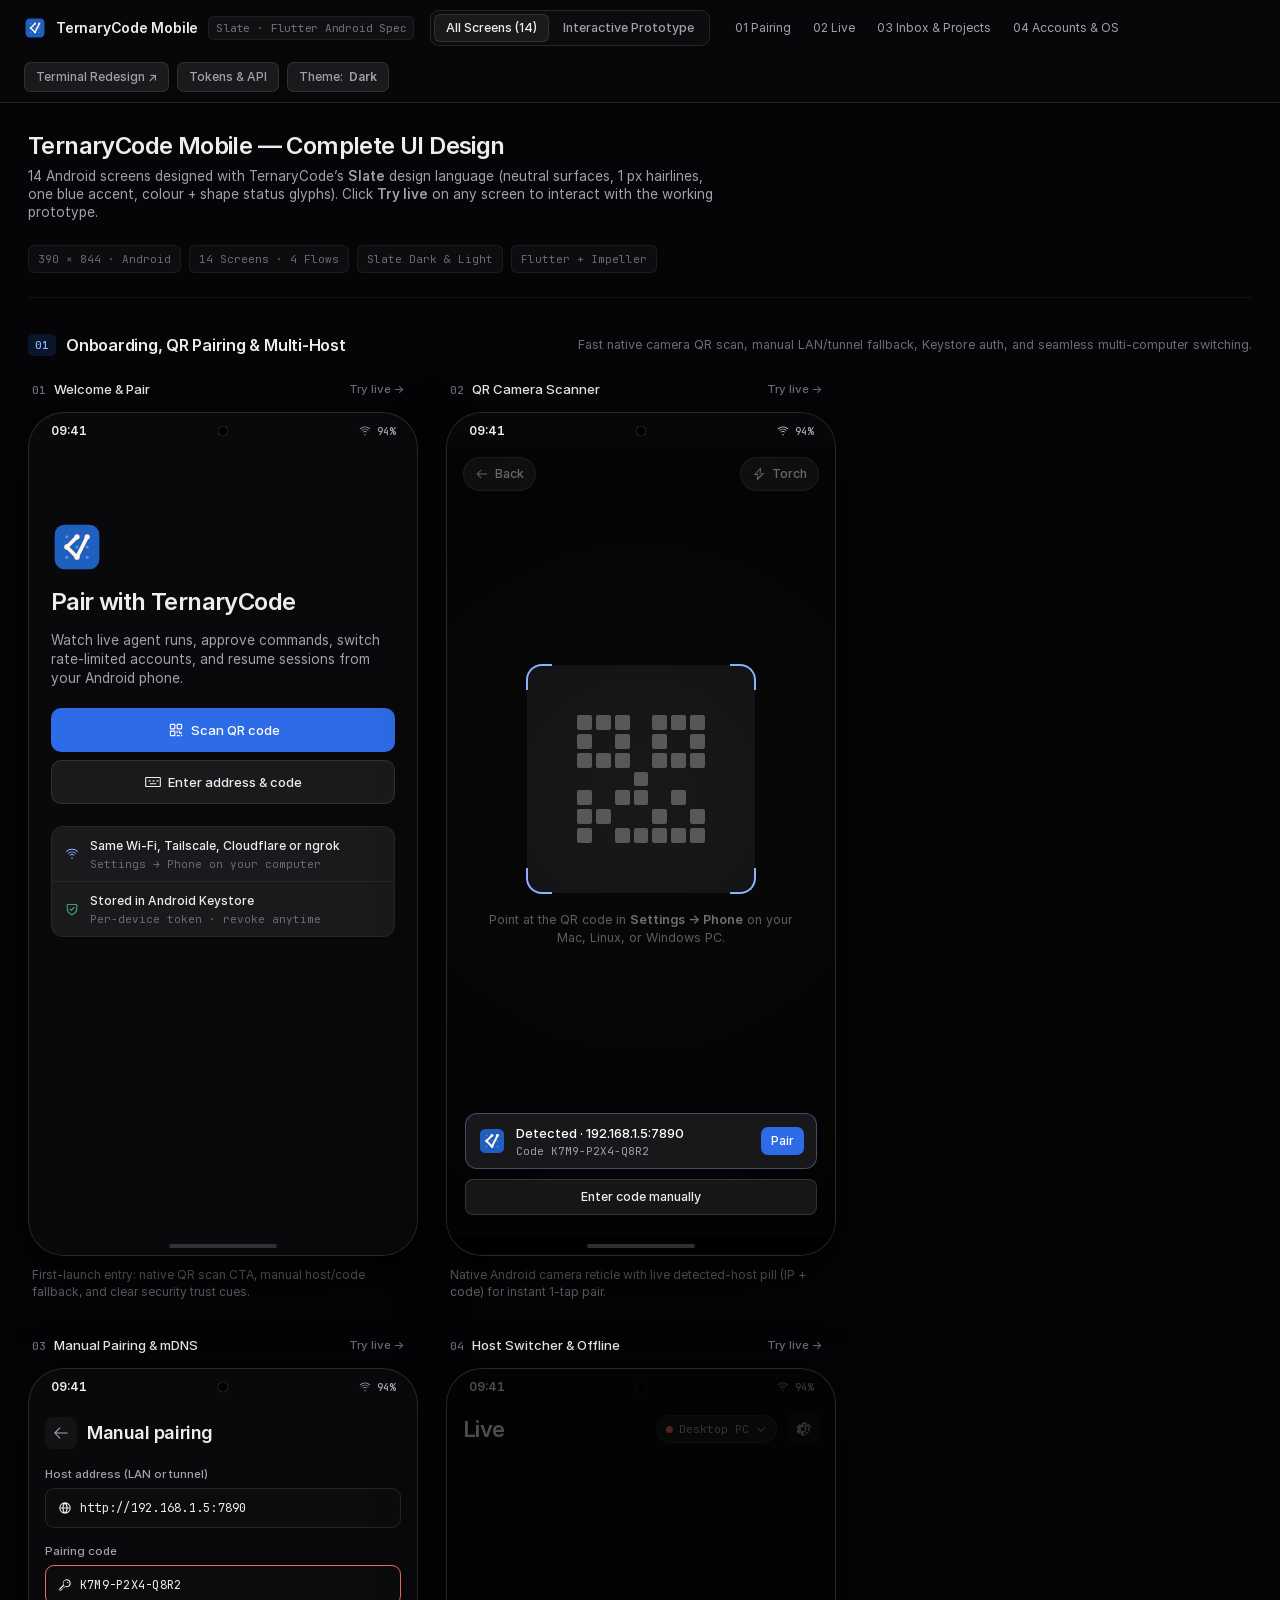
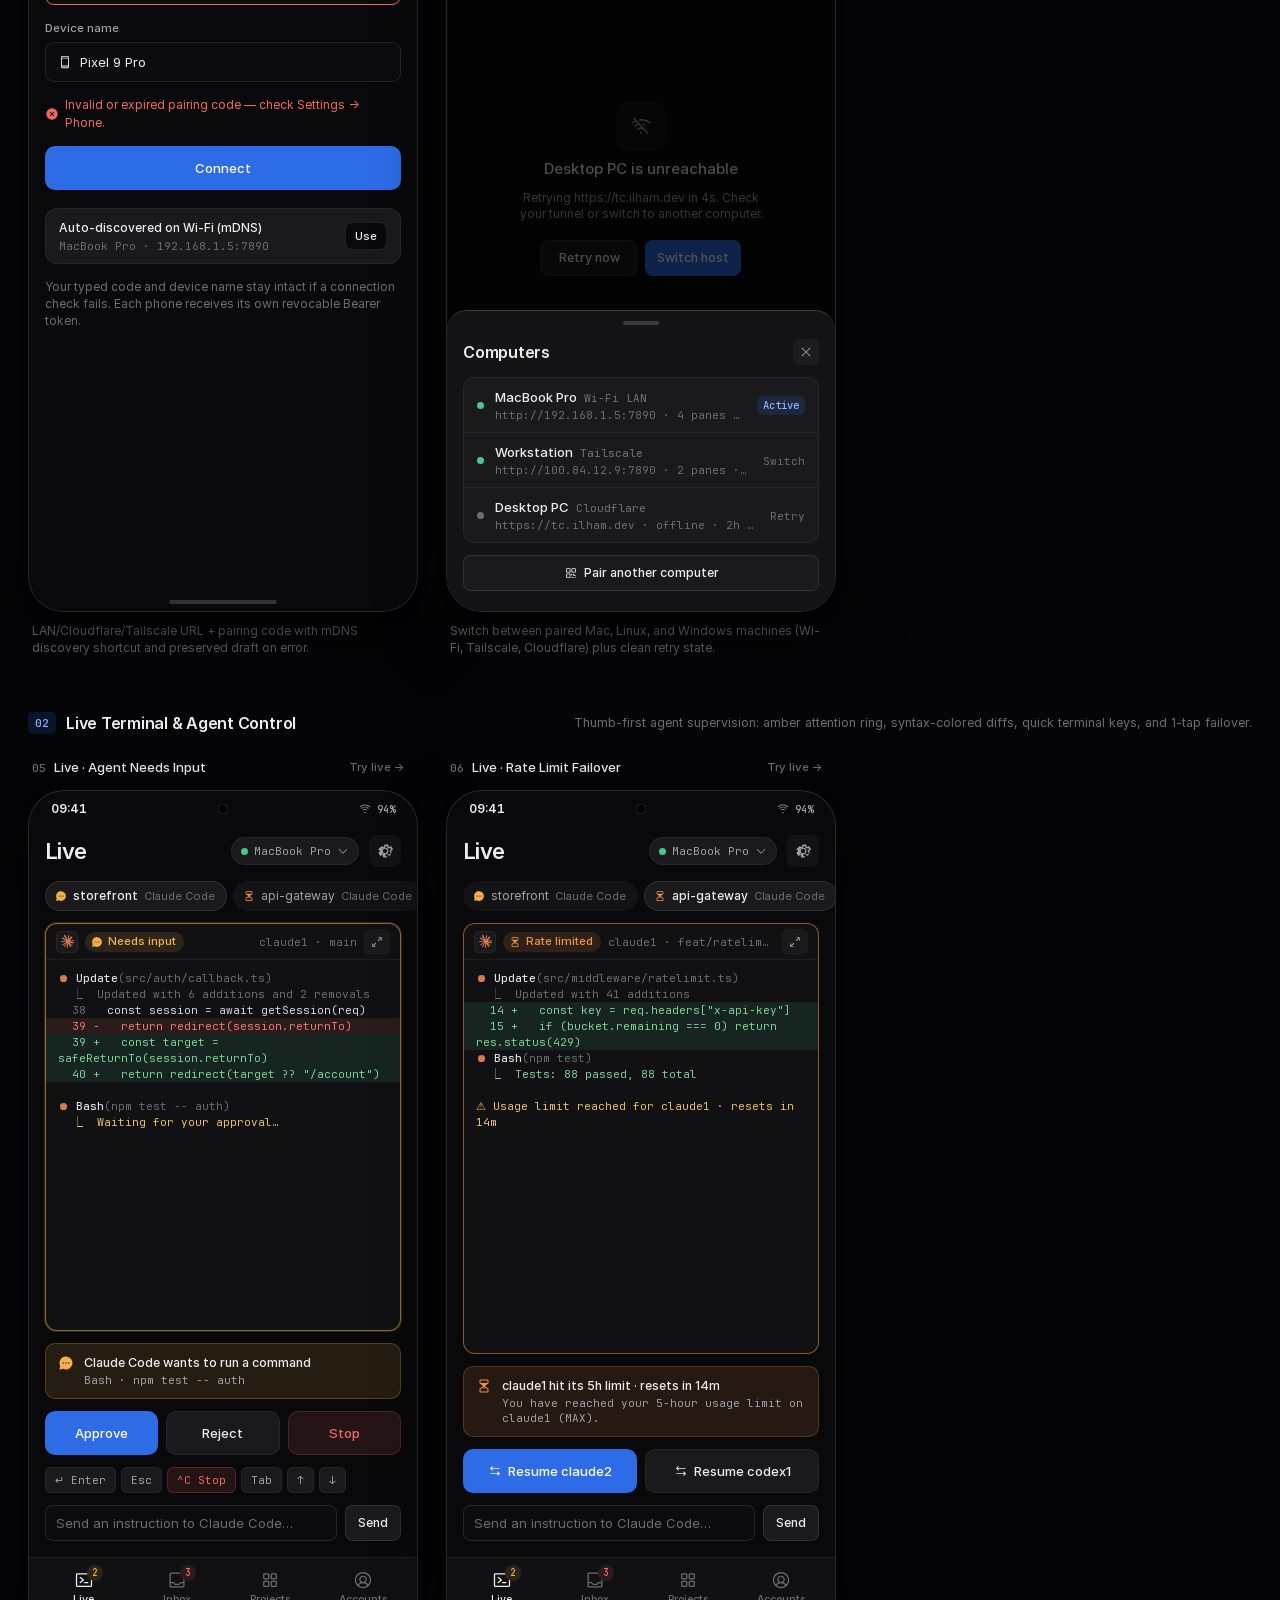
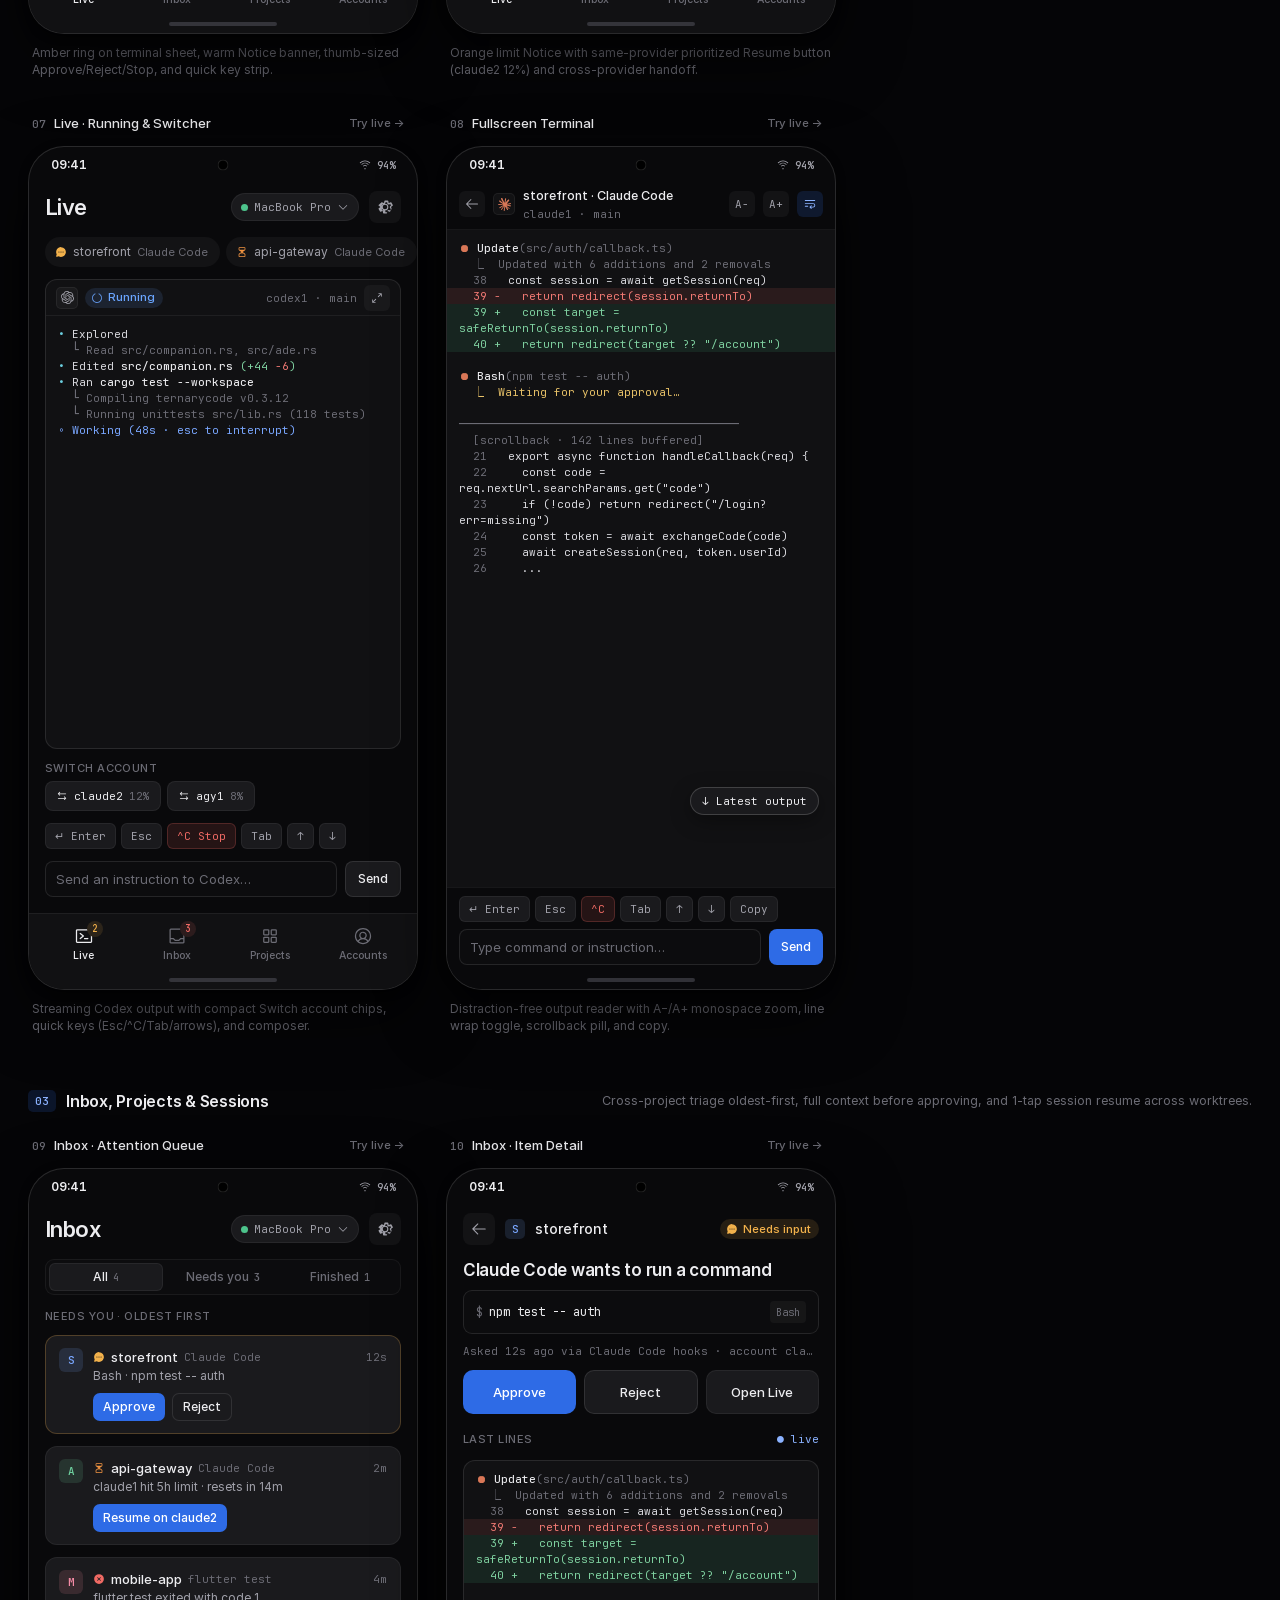
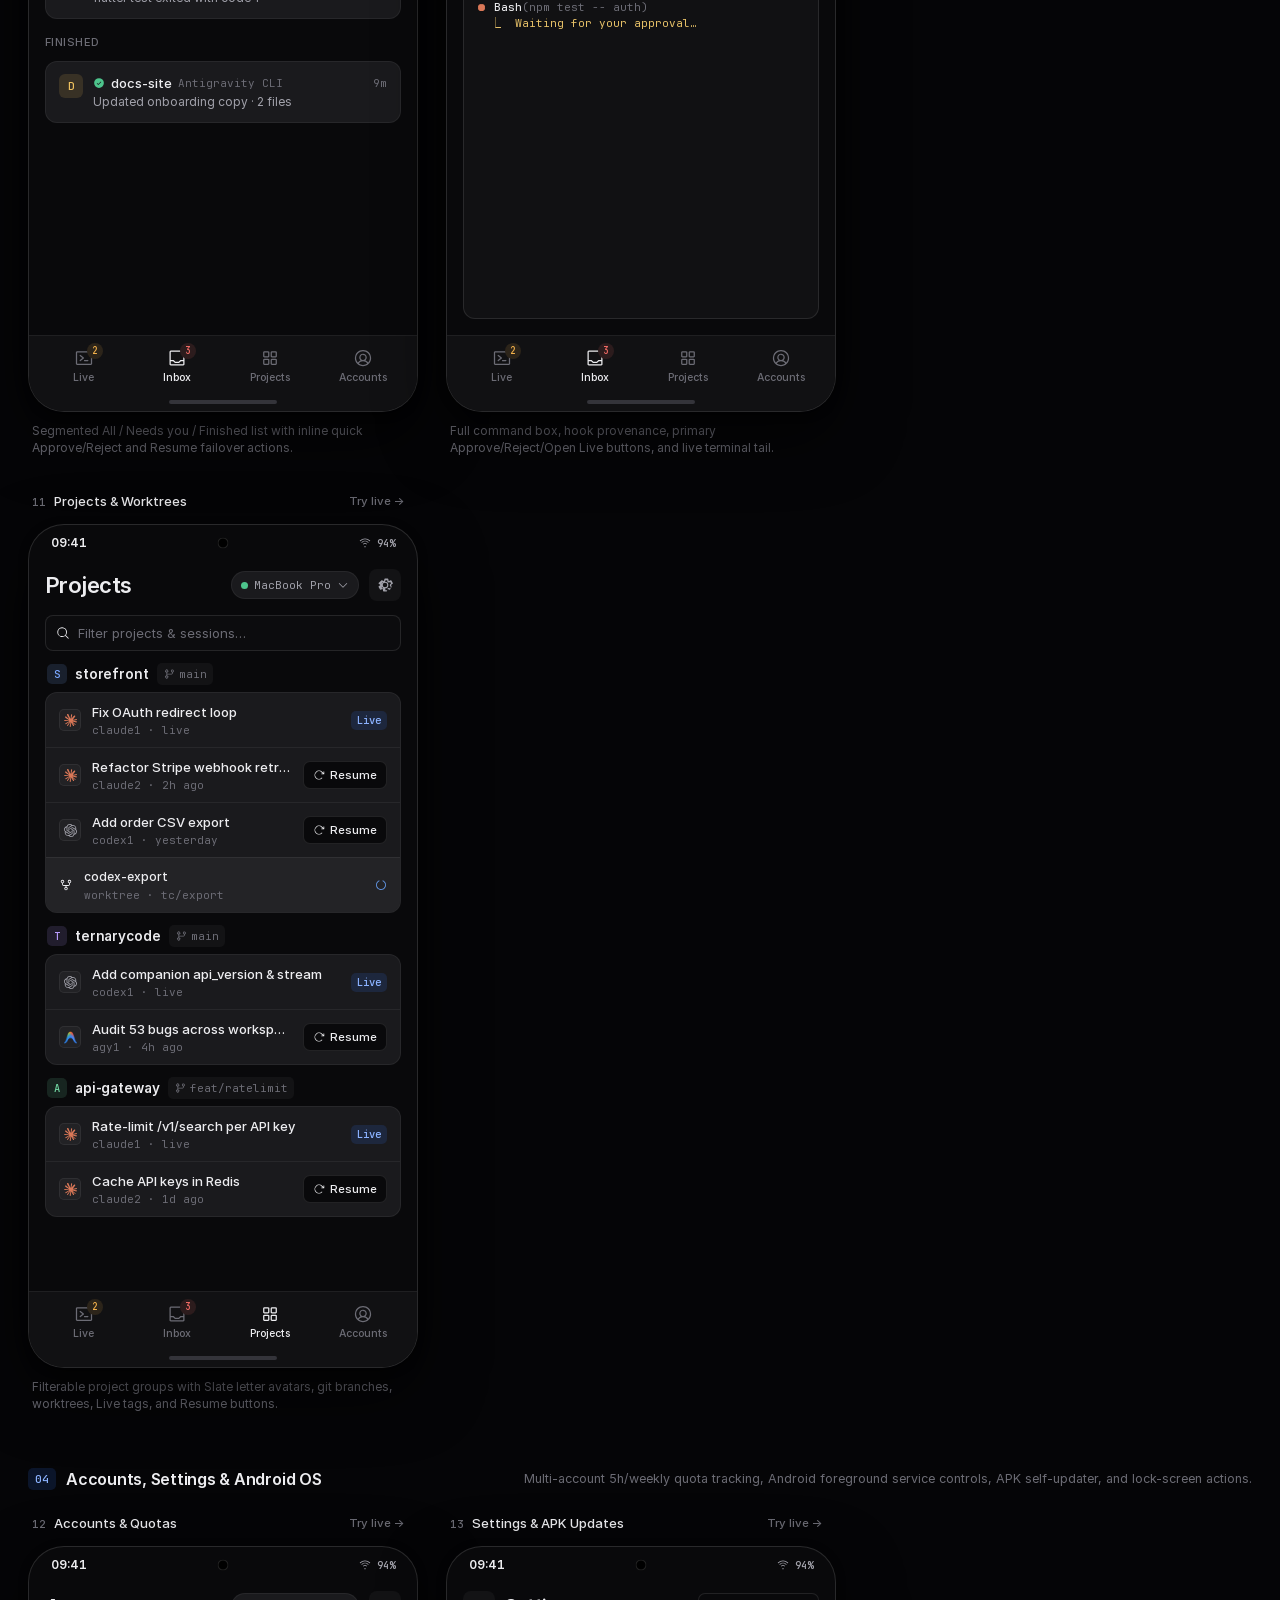
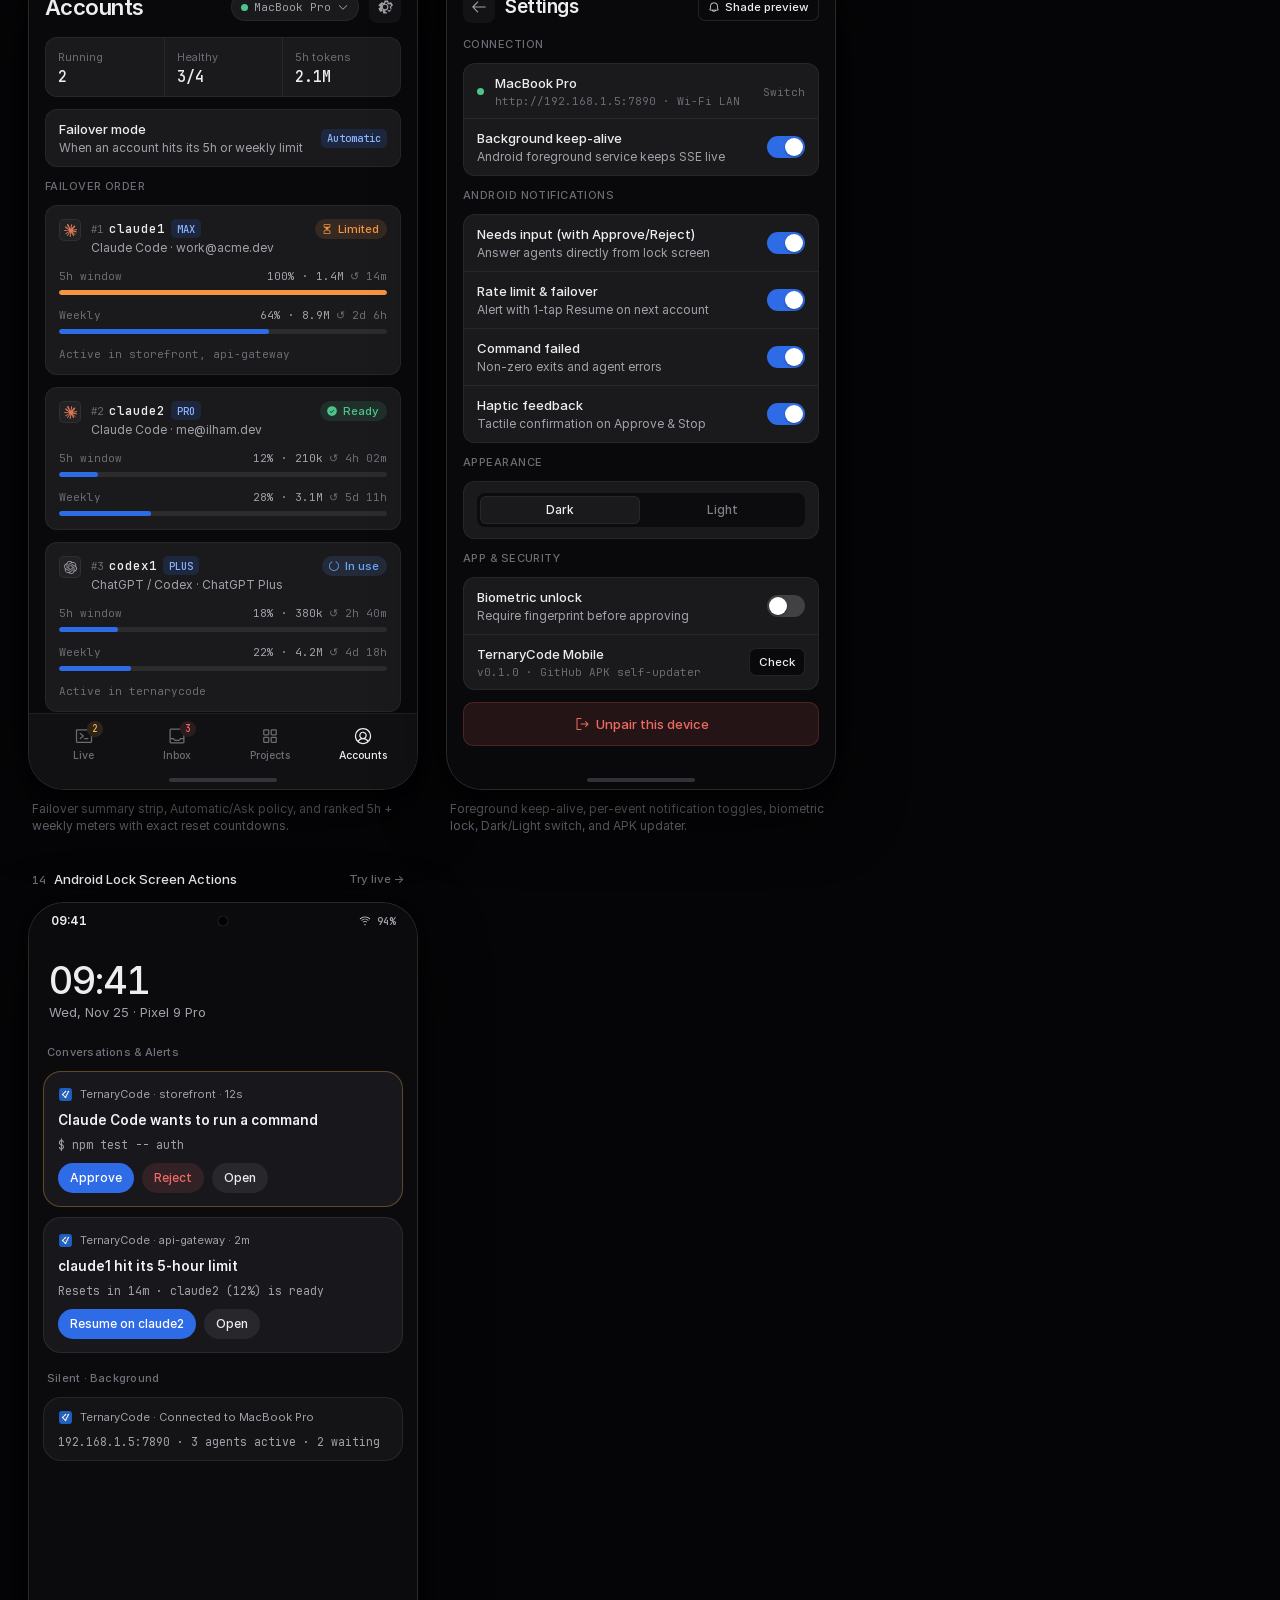
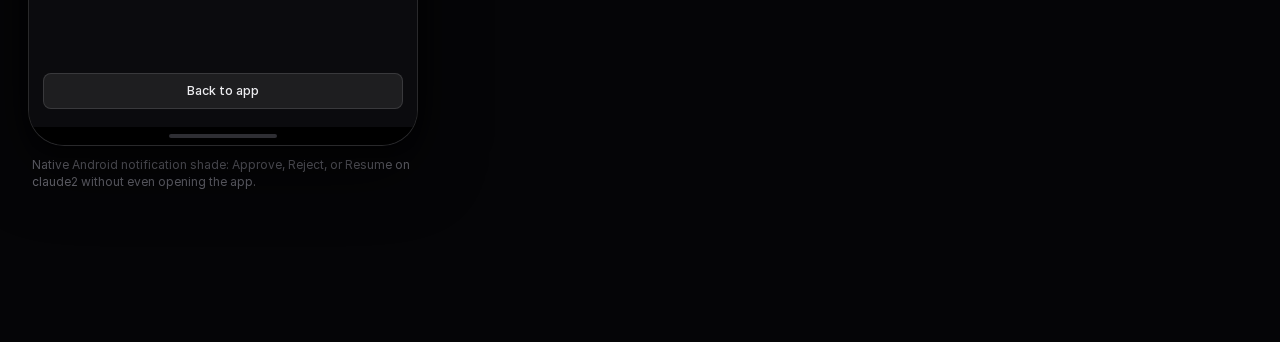
<file: design/index.html>
<!doctype html>
<html lang="en" data-theme="dark">
<head>
<meta charset="utf-8">
<meta name="viewport" content="width=device-width, initial-scale=1">
<title>TernaryCode Mobile — Slate UI Design Spec (Android / Flutter)</title>
<link rel="icon" href="assets/icon.svg" type="image/svg+xml">
<link rel="stylesheet" href="slate.css?v=2">
</head>
<body>

<!-- Phosphor-matched crisp vector icon sprite (100% offline, zero missing glyphs) -->
<svg class="sprite" aria-hidden="true" focusable="false"><defs>
  <symbol id="i-term" viewBox="0 0 256 256"><path d="M128 128q0 2-1 4t-2 2l-40 32q-1 1-2 2t-3 0q-3 0-6-2t-2-6q0-2 1-4t2-2l32-26-32-26q-1-1-2-2t-1-4q0-3 2-6t6-2q2 0 3 0t2 2l40 32q1 1 2 2t1 4Zm48 24h-40q-3 0-6 2t-2 6q0 3 2 6t6 2h40q3 0 6-2t2-6q0-3-2-6t-6-2Zm56-96v144q0 7-5 11t-11 5H40q-7 0-11-5t-5-11V56q0-7 5-11t11-5h176q7 0 11 5t5 11Zm-16 144V56H40v144Z"/></symbol>
  <symbol id="i-tray" viewBox="0 0 256 256"><path d="M208 32H48q-7 0-11 5t-5 11v160q0 7 5 11t11 5h160q7 0 11-5t5-11V48q0-7-5-11t-11-5Zm0 16v104h-29q-3 0-6 1t-5 4l-19 19h-42l-19-19q-2-3-5-4t-6-1H48V48Zm0 160H48v-40h29l19 19q2 3 5 4t6 1h42q3 0 6-1t5-4l19-19h29Z"/></symbol>
  <symbol id="i-squares" viewBox="0 0 256 256"><path d="M104 40H56q-7 0-11 5t-5 11v48q0 7 5 11t11 5h48q7 0 11-5t5-11V56q0-7-5-11t-11-5Zm0 64H56V56h48Zm96-64h-48q-7 0-11 5t-5 11v48q0 7 5 11t11 5h48q7 0 11-5t5-11V56q0-7-5-11t-11-5Zm0 64h-48V56h48Zm-96 32H56q-7 0-11 5t-5 11v48q0 7 5 11t11 5h48q7 0 11-5t5-11v-48q0-7-5-11t-11-5Zm0 64H56v-48h48Zm96-64h-48q-7 0-11 5t-5 11v48q0 7 5 11t11 5h48q7 0 11-5t5-11v-48q0-7-5-11t-11-5Zm0 64h-48v-48h48Z"/></symbol>
  <symbol id="i-user" viewBox="0 0 256 256"><path d="M128 24q-22 0-40 8T54 54T32 88T24 128t8 40t22 34t34 22t40 8t40-8t34-22t22-34t8-40t-8-40t-22-34t-34-22t-40-8Zm-54 174q9-14 23-22t31-8t31 8t23 22q-11 8-25 13t-29 5t-29-5t-25-13Zm22-78q0-13 9-23t23-9t23 9t9 23t-9 23t-23 9t-23-9t-9-23Zm98 66q-7-9-16-16t-20-12q8-7 13-17t5-21q0-20-14-34t-34-14t-34 14t-14 34q0 12 5 21t13 17q-11 4-20 12t-16 16q-10-11-16-26t-6-32q0-18 7-34t19-28t28-19t34-7t34 7t28 19t19 28t7 34q0 17-6 32t-16 26Z"/></symbol>
  <symbol id="i-notch" viewBox="0 0 256 256"><path d="M232 128q0 22-8 40t-22 34t-34 22t-40 8t-40-8t-34-22t-22-34t-8-40q0-15 4-30t12-27t20-22t25-16q1-1 3-1q3 0 6 2t2 6q0 2-1 4t-3 3q-12 6-22 14t-16 19t-10 23t-4 25q0 18 7 34t19 28t28 19t34 7t34-7t28-19t19-28t7-34q0-13-4-25t-10-23t-16-19t-21-14q-3-1-4-3t-1-4q0-3 2-6t6-2q1 0 4 1q13 6 24 16t20 22t12 27t4 30Z"/></symbol>
  <symbol id="i-circle" viewBox="0 0 256 256"><path d="M128 24a104 104 0 1 0 0 208 104 104 0 0 0 0-208Zm0 192a88 88 0 1 1 0-176 88 88 0 0 1 0 176Z"/></symbol>
  <symbol id="i-clock" viewBox="0 0 256 256"><path d="M128 24a104 104 0 1 0 0 208 104 104 0 0 0 0-208Zm0 192a88 88 0 1 1 0-176 88 88 0 0 1 0 176Zm64-88a8 8 0 0 1-8 8h-56a8 8 0 0 1-8-8V72a8 8 0 0 1 16 0v48h48a8 8 0 0 1 8 8Z"/></symbol>
  <symbol id="i-chat" viewBox="0 0 256 256"><path d="M128 24a104 104 0 0 0-92 153l-11 34a16 16 0 0 0 20 20l34-11A104 104 0 1 0 128 24ZM84 140a12 12 0 1 1 0-24 12 12 0 0 1 0 24Zm44 0a12 12 0 1 1 0-24 12 12 0 0 1 0 24Zm44 0a12 12 0 1 1 0-24 12 12 0 0 1 0 24Z"/></symbol>
  <symbol id="i-check" viewBox="0 0 256 256"><path d="M128 24a104 104 0 1 0 0 208 104 104 0 0 0 0-208Zm46 86-56 56a8 8 0 0 1-11 0l-24-24a8 8 0 0 1 11-11l19 18 50-50a8 8 0 0 1 11 11Z"/></symbol>
  <symbol id="i-x" viewBox="0 0 256 256"><path d="M128 24a104 104 0 1 0 0 208 104 104 0 0 0 0-208Zm38 130a8 8 0 0 1-11 11l-27-26-27 26a8 8 0 0 1-11-11l26-26-26-27a8 8 0 0 1 11-11l27 26 27-26a8 8 0 0 1 11 11l-26 27Z"/></symbol>
  <symbol id="i-hourglass" viewBox="0 0 256 256"><path d="M200 76V40a16 16 0 0 0-16-16H72a16 16 0 0 0-16 16v36a16 16 0 0 0 6 13l53 39-53 39a16 16 0 0 0-6 13v36a16 16 0 0 0 16 16h112a16 16 0 0 0 16-16v-36a16 16 0 0 0-6-13l-53-39 53-39a16 16 0 0 0 6-13Zm-16 104v36H72v-36l48-36v24a8 8 0 0 0 16 0v-24Zm0-104-6 4H78l-6-4V40h112Z"/></symbol>
  <symbol id="i-branch" viewBox="0 0 256 256"><path d="M232 64a32 32 0 1 0-40 31v17a8 8 0 0 1-8 8H96a24 24 0 0 0-8 1V95a32 32 0 1 0-16 0v66a32 32 0 1 0 16 0v-17a8 8 0 0 1 8-8h88a24 24 0 0 0 24-24V95a32 32 0 0 0 24-31ZM80 80a16 16 0 1 1 0-32 16 16 0 0 1 0 32Zm0 128a16 16 0 1 1 0-32 16 16 0 0 1 0 32Zm120-128a16 16 0 1 1 0-32 16 16 0 0 1 0 32Z"/></symbol>
  <symbol id="i-fork" viewBox="0 0 256 256"><path d="M224 64a32 32 0 1 0-40 31v17a16 16 0 0 1-16 16H88a16 16 0 0 1-16-16V95a32 32 0 1 0-16 0v17a32 32 0 0 0 32 32h32v17a32 32 0 1 0 16 0v-17h32a32 32 0 0 0 32-32V95a32 32 0 0 0 24-31ZM64 80a16 16 0 1 1 0-32 16 16 0 0 1 0 32Zm64 128a16 16 0 1 1 0-32 16 16 0 0 1 0 32Zm64-128a16 16 0 1 1 0-32 16 16 0 0 1 0 32Z"/></symbol>
  <symbol id="i-swap" viewBox="0 0 256 256"><path d="M214 182l-32 32a8 8 0 0 1-11-11l18-19H48a8 8 0 0 1 0-16h141l-18-18a8 8 0 0 1 11-12l32 32a8 8 0 0 1 0 12ZM74 118a8 8 0 0 0 12-12L67 88h141a8 8 0 0 0 0-16H67l19-18a8 8 0 0 0-12-12L42 74a8 8 0 0 0 0 12Z"/></symbol>
  <symbol id="i-resume" viewBox="0 0 256 256"><path d="M240 56v48a8 8 0 0 1-8 8h-48a8 8 0 0 1 0-16h28l-28-24a80 80 0 1 0 0 114 8 8 0 1 1 11 12 96 96 0 1 1 0-138l29 26V56a8 8 0 0 1 16 0Z"/></symbol>
  <symbol id="i-signout" viewBox="0 0 256 256"><path d="M120 216a8 8 0 0 1-8 8H48a8 8 0 0 1-8-8V40a8 8 0 0 1 8-8h64a8 8 0 0 1 0 16H56v160h56a8 8 0 0 1 8 8Zm110-94-40-40a8 8 0 0 0-11 11l26 27h-93a8 8 0 0 0 0 16h93l-26 26a8 8 0 0 0 11 12l40-40a8 8 0 0 0 0-12Z"/></symbol>
  <symbol id="i-gear" viewBox="0 0 256 256"><path d="M128 80a48 48 0 1 0 48 48 48 48 0 0 0-48-48Zm0 80a32 32 0 1 1 32-32 32 32 0 0 1-32 32Zm88-29v-6l21-16a8 8 0 0 0 2-10l-20-35a8 8 0 0 0-10-3l-25 10-5-3-4-26a8 8 0 0 0-8-7h-40a8 8 0 0 0-8 7l-4 26-5 3-25-10a8 8 0 0 0-10 3L37 99a8 8 0 0 0 2 10l21 16v6l-21 16a8 8 0 0 0-2 10l20 35a8 8 0 0 0 10 3l25-10 5 3 4 26a8 8 0 0 0 8 7h40a8 8 0 0 0 8-7l4-26 5-3 25 10a8 8 0 0 0 10-3l20-35a8 8 0 0 0-2-10Zm-16 14 14 11-12 20-16-6a8 8 0 0 0-8 1l-12 7a8 8 0 0 0-4 6l-3 17h-24l-3-17a8 8 0 0 0-4-6l-12-7a8 8 0 0 0-8-1l-16 6-12-20 14-11a8 8 0 0 0 3-7v-14a8 8 0 0 0-3-7l-14-11 12-20 16 6a8 8 0 0 0 8-1l12-7a8 8 0 0 0 4-6l3-17h24l3 17a8 8 0 0 0 4 6l12 7a8 8 0 0 0 8 1l16-6 12 20-14 11a8 8 0 0 0-3 7v14a8 8 0 0 0 3 7Z"/></symbol>
  <symbol id="i-qr" viewBox="0 0 256 256"><path d="M104 40H56a16 16 0 0 0-16 16v48a16 16 0 0 0 16 16h48a16 16 0 0 0 16-16V56a16 16 0 0 0-16-16Zm0 64H56V56h48Zm96-64h-48a16 16 0 0 0-16 16v48a16 16 0 0 0 16 16h48a16 16 0 0 0 16-16V56a16 16 0 0 0-16-16Zm0 64h-48V56h48Zm-96 32H56a16 16 0 0 0-16 16v48a16 16 0 0 0 16 16h48a16 16 0 0 0 16-16v-48a16 16 0 0 0-16-16Zm0 64H56v-48h48Zm40-64a8 8 0 0 0-8 8v24a8 8 0 0 0 16 0v-24a8 8 0 0 0-8-8Zm64 24h-24v-16a8 8 0 0 0-16 0v24a8 8 0 0 0 8 8h32a8 8 0 0 0 0-16Zm-32 40h-32a8 8 0 0 0 0 16h32a8 8 0 0 0 0-16Zm32-8a8 8 0 0 0-8 8v8a8 8 0 0 0 16 0v-8a8 8 0 0 0-8-8Z"/></symbol>
  <symbol id="i-wifi" viewBox="0 0 256 256"><path d="M128 192a14 14 0 1 0 14 14 14 14 0 0 0-14-14Zm40-36a8 8 0 0 1-11 0 43 43 0 0 0-58 0 8 8 0 1 1-11-12 59 59 0 0 1 80 0 8 8 0 0 1 0 12Zm34-34a8 8 0 0 1-11 0 92 92 0 0 0-126 0 8 8 0 1 1-11-12 108 108 0 0 1 148 0 8 8 0 0 1 0 12Zm34-34a8 8 0 0 1-11 0 140 140 0 0 0-194 0 8 8 0 1 1-11-12 156 156 0 0 1 216 0 8 8 0 0 1 0 12Z"/></symbol>
  <symbol id="i-offline" viewBox="0 0 256 256"><path d="M214 210a8 8 0 1 1-12 11l-52-57a70 70 0 0 0-58 8 8 8 0 0 1-9-13 86 86 0 0 1 50-15l-28-30a95 95 0 0 0-44 21 8 8 0 0 1-10-12 111 111 0 0 1 42-22L69 76a140 140 0 0 0-40 24 8 8 0 0 1-10-12 156 156 0 0 1 39-25L42 46a8 8 0 1 1 12-11Zm-86-18a12 12 0 1 0 12 12 12 12 0 0 0-12-12Zm109-105a156 156 0 0 0-131-37 8 8 0 0 0 2 16 140 140 0 0 1 119 33 8 8 0 1 0 10-12Zm-42 48a109 109 0 0 0-42-37 8 8 0 0 0-3 16 93 93 0 0 1 45 21 8 8 0 1 0 0 0Z"/></symbol>
  <symbol id="i-shield" viewBox="0 0 256 256"><path d="M208 40H48a16 16 0 0 0-16 16v59c0 89 76 119 94 125a8 8 0 0 0 5 0c18-6 94-36 94-125V56a16 16 0 0 0-16-16Zm0 75c0 72-58 99-80 108-22-9-80-36-80-108V56h160Zm-34-12-56 56a8 8 0 0 1-11 0l-24-24a8 8 0 0 1 11-11l19 18 50-50a8 8 0 0 1 11 11Z"/></symbol>
  <symbol id="i-keyboard" viewBox="0 0 256 256"><path d="M224 56H32a16 16 0 0 0-16 16v112a16 16 0 0 0 16 16h192a16 16 0 0 0 16-16V72a16 16 0 0 0-16-16Zm0 128H32V72h192ZM64 112a8 8 0 0 1 8-8h16a8 8 0 0 1 0 16H72a8 8 0 0 1-8-8Zm56 0a8 8 0 0 1 8-8h16a8 8 0 0 1 0 16h-16a8 8 0 0 1-8-8Zm56 0a8 8 0 0 1 8-8h16a8 8 0 0 1 0 16h-16a8 8 0 0 1-8-8Zm-96 40a8 8 0 0 1 8-8h80a8 8 0 0 1 0 16H88a8 8 0 0 1-8-8Z"/></symbol>
  <symbol id="i-phone" viewBox="0 0 256 256"><path d="M176 16H80a24 24 0 0 0-24 24v176a24 24 0 0 0 24 24h96a24 24 0 0 0 24-24V40a24 24 0 0 0-24-24ZM72 64h112v128H72Zm8-32h96a8 8 0 0 1 8 8v8H72v-8a8 8 0 0 1 8-8Zm96 192H80a8 8 0 0 1-8-8v-8h112v8a8 8 0 0 1-8 8Z"/></symbol>
  <symbol id="i-arrow-left" viewBox="0 0 256 256"><path d="M224 128a8 8 0 0 1-8 8H59l58 58a8 8 0 0 1-11 11l-72-72a8 8 0 0 1 0-11l72-72a8 8 0 0 1 11 11l-58 59h157a8 8 0 0 1 8 8Z"/></symbol>
  <symbol id="i-caret-down" viewBox="0 0 256 256"><path d="M214 102l-80 80a8 8 0 0 1-12 0l-80-80a8 8 0 0 1 12-12l74 75 74-75a8 8 0 0 1 12 12Z"/></symbol>
  <symbol id="i-expand" viewBox="0 0 256 256"><path d="M216 48v48a8 8 0 0 1-16 0V67l-42 43a8 8 0 0 1-12-12l43-42h-29a8 8 0 0 1 0-16h48a8 8 0 0 1 8 8ZM98 146l-42 43v-29a8 8 0 0 0-16 0v48a8 8 0 0 0 8 8h48a8 8 0 0 0 0-16H67l43-42a8 8 0 0 0-12-12Z"/></symbol>
  <symbol id="i-close" viewBox="0 0 256 256"><path d="M206 194a8 8 0 0 1-12 12l-66-67-66 67a8 8 0 0 1-12-12l67-66-67-66a8 8 0 0 1 12-12l66 67 66-67a8 8 0 0 1 12 12l-67 66Z"/></symbol>
  <symbol id="i-search" viewBox="0 0 256 256"><path d="M230 218l-50-50a88 88 0 1 0-12 12l50 50a8 8 0 0 0 12-12ZM40 112a72 72 0 1 1 72 72 72 72 0 0 1-72-72Z"/></symbol>
  <symbol id="i-globe" viewBox="0 0 256 256"><path d="M128 24a104 104 0 1 0 104 104A104 104 0 0 0 128 24Zm88 96h-40a147 147 0 0 0-21-68 88 88 0 0 1 61 68Zm-88 88c-13-16-24-40-27-72h54c-3 32-14 56-27 72Zm-27-88c3-32 14-56 27-72 13 16 24 40 27 72Zm0-68a147 147 0 0 0-21 68H40a88 88 0 0 1 61-68Zm-61 84h40a147 147 0 0 0 21 68 88 88 0 0 1-61-68Zm115 68a147 147 0 0 0 21-68h40a88 88 0 0 1-61 68Z"/></symbol>
  <symbol id="i-key" viewBox="0 0 256 256"><path d="M160 24a72 72 0 0 0-66 101l-68 68a8 8 0 0 0-2 6v25a8 8 0 0 0 8 8h24a8 8 0 0 0 8-8v-16h16a8 8 0 0 0 8-8v-16h16a8 8 0 0 0 6-2l21-21a72 72 0 1 0 27-137Zm0 128a56 56 0 0 1-24-5 8 8 0 0 0-9 2l-26 27H88a8 8 0 0 0-8 8v16H64a8 8 0 0 0-8 8v16H40v-14l70-70a8 8 0 0 0 2-9 56 56 0 1 1 48 21Zm28-68a12 12 0 1 1-12-12 12 12 0 0 1 12 12Z"/></symbol>
  <symbol id="i-bolt" viewBox="0 0 256 256"><path d="M214 114a8 8 0 0 0-7-4h-53l14-84a8 8 0 0 0-14-6L42 134a8 8 0 0 0 6 14h54l-14 84a8 8 0 0 0 14 6l112-114a8 8 0 0 0 0-10Zm-106 86 10-60a8 8 0 0 0-8-10H67l81-82-10 60a8 8 0 0 0 8 10h43Z"/></symbol>
  <symbol id="i-bell" viewBox="0 0 256 256"><path d="M222 176c-6-10-14-24-14-64a80 80 0 1 0-160 0c0 40-8 54-14 64a16 16 0 0 0 14 24h41a40 40 0 0 0 78 0h41a16 16 0 0 0 14-24Zm-94 40a24 24 0 0 1-23-16h46a24 24 0 0 1-23 16Zm-80-32c8-14 16-33 16-72a64 64 0 1 1 128 0c0 39 8 58 16 72Z"/></symbol>
  <symbol id="i-wrap" viewBox="0 0 256 256"><path d="M32 64a8 8 0 0 1 8-8h176a8 8 0 0 1 0 16H40a8 8 0 0 1-8-8Zm152 48H40a8 8 0 0 0 0 16h144a24 24 0 0 1 0 48h-37l11-10a8 8 0 0 0-12-12l-24 24a8 8 0 0 0 0 12l24 24a8 8 0 0 0 12-12l-11-10h37a40 40 0 0 0 0-80ZM40 176h48a8 8 0 0 0 0-16H40a8 8 0 0 0 0 16Z"/></symbol>
</defs></svg>

<header class="studio-bar">
  <div class="studio-brand">
    <img src="assets/icon.svg" alt="TernaryCode">
    <span>TernaryCode Mobile</span>
    <span class="sub-tag">Slate · Flutter Android Spec</span>
  </div>

  <div class="studio-seg" role="tablist" aria-label="View mode">
    <button id="mode-board" class="on" type="button">All Screens (14)</button>
    <button id="mode-proto" type="button">Interactive Prototype</button>
  </div>

  <nav class="studio-jumps" id="studio-jumps" aria-label="Flows">
    <a href="#flow-pair">01 Pairing</a>
    <a href="#flow-live">02 Live</a>
    <a href="#flow-inbox">03 Inbox &amp; Projects</a>
    <a href="#flow-ops">04 Accounts &amp; OS</a>
  </nav>

  <span class="studio-spacer"></span>

  <div class="studio-actions">
    <a class="studio-btn" href="terminal-redesign.html" style="text-decoration:none">Terminal Redesign ↗</a>
    <button id="toggle-spec" class="studio-btn" type="button">Tokens &amp; API</button>
    <button id="toggle-theme" class="studio-btn" type="button">Theme: <b id="theme-label">Dark</b></button>
  </div>
</header>

<div id="spec-host"></div>
<main id="studio-root"></main>

<script src="screens.js?v=2"></script>
<script src="prototype.js?v=2"></script>
</body>
</html>
</file>
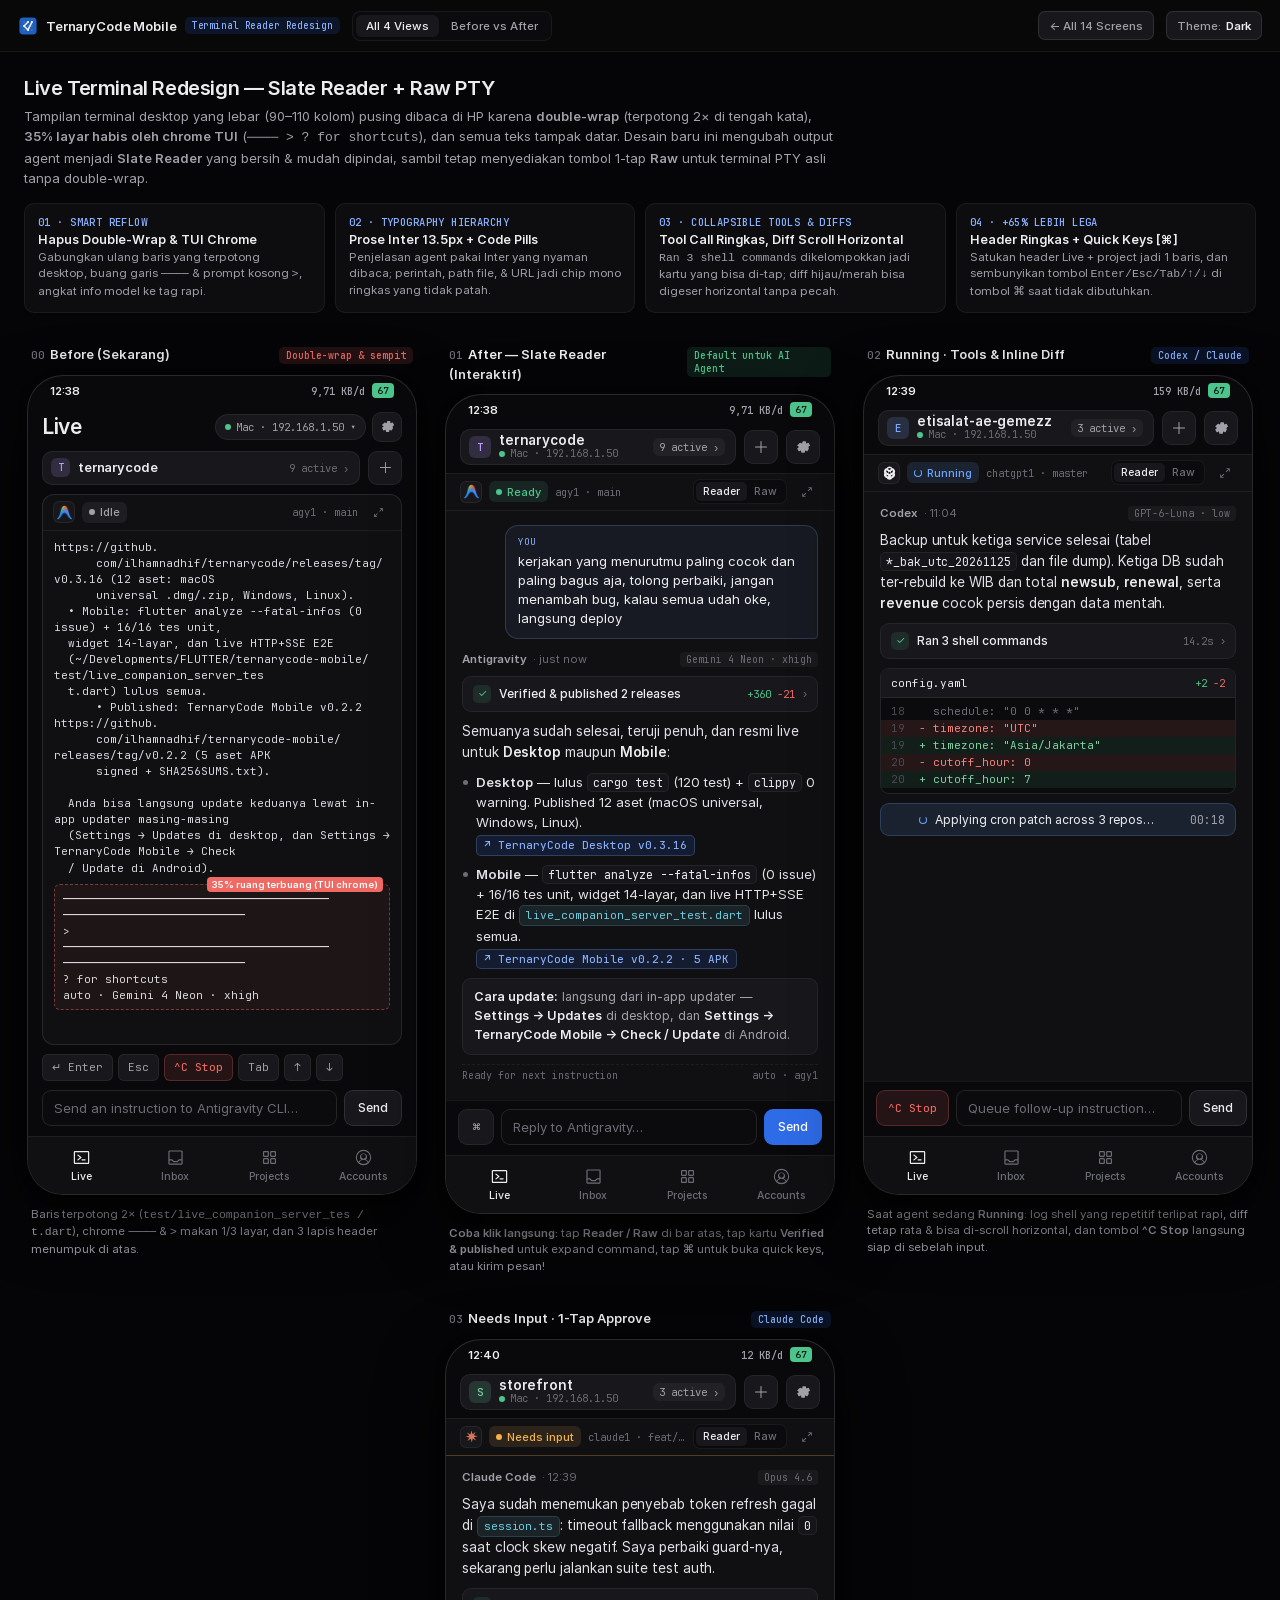
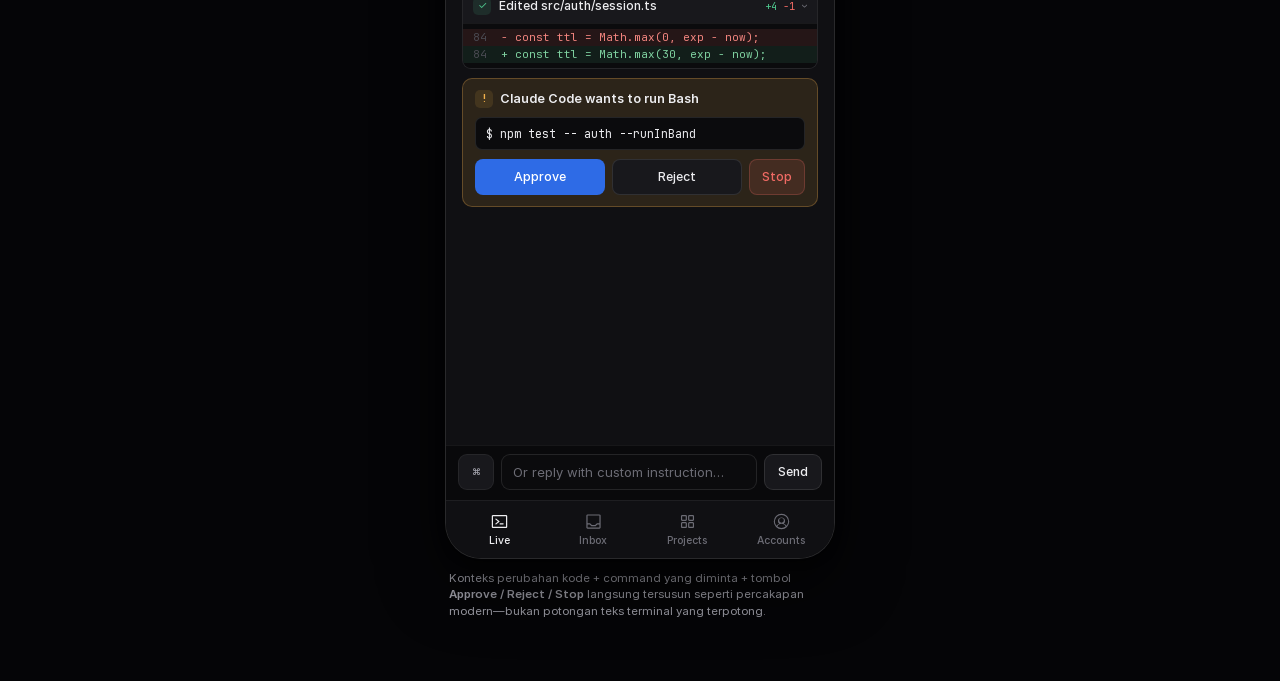
<file: design/terminal-redesign.html>
<!doctype html>
<html lang="en" data-theme="dark">
<head>
<meta charset="utf-8">
<meta name="viewport" content="width=device-width, initial-scale=1">
<title>TernaryCode Mobile — Terminal &amp; Live Reader Redesign (Slate)</title>
<link rel="icon" href="assets/icon.svg" type="image/svg+xml">
<style>
@font-face { font-family: "Inter"; font-weight: 400; font-display: swap; src: url("assets/fonts/inter-400.woff2") format("woff2"); }
@font-face { font-family: "Inter"; font-weight: 500; font-display: swap; src: url("assets/fonts/inter-500.woff2") format("woff2"); }
@font-face { font-family: "Inter"; font-weight: 600; font-display: swap; src: url("assets/fonts/inter-600.woff2") format("woff2"); }
@font-face { font-family: "JetBrains Mono"; font-weight: 400; font-display: swap; src: url("assets/fonts/jbm-400.woff2") format("woff2"); }
@font-face { font-family: "JetBrains Mono"; font-weight: 500; font-display: swap; src: url("assets/fonts/jbm-500.woff2") format("woff2"); }
@font-face { font-family: "JetBrains Mono"; font-weight: 600; font-display: swap; src: url("assets/fonts/jbm-600.woff2") format("woff2"); }

:root, [data-theme="dark"] {
  color-scheme: dark;
  --board-bg: #050507;
  --board-bar: rgba(9, 9, 11, 0.90);
  --board-card: #0D0D10;
  --bezel: rgba(255, 255, 255, 0.13);
  --bezel-shadow: 0 24px 64px rgba(0, 0, 0, 0.68), 0 2px 10px rgba(0, 0, 0, 0.45);

  --window: #09090B;
  --sheet: #101013;
  --raised: #18181C;
  --overlay: #141417;
  --inset: #0B0B0D;
  --code-bg: #16161A;

  --hover: rgba(255, 255, 255, 0.045);
  --active: rgba(255, 255, 255, 0.08);
  --line-subtle: rgba(255, 255, 255, 0.06);
  --line: rgba(255, 255, 255, 0.10);
  --line-strong: rgba(255, 255, 255, 0.16);

  --text: #EDEDF0;
  --text-prose: #E1E1E6;
  --text-2: #A1A1AA;
  --text-3: #6C6C75;
  --text-4: #4A4A52;

  --accent: #2E6BE6;
  --accent-text: #8BB2FF;
  --accent-tint: rgba(46, 107, 230, 0.14);
  --accent-border: rgba(139, 178, 255, 0.24);
  --on-accent: #FFFFFF;

  --running: #6AA5FF;
  --running-tint: rgba(106, 165, 255, 0.12);
  --input: #F2B14B;
  --input-tint: rgba(242, 177, 75, 0.12);
  --done: #4DC48C;
  --done-tint: rgba(77, 196, 140, 0.12);
  --failed: #F06A64;
  --failed-tint: rgba(240, 106, 100, 0.12);
  --idle: #767680;
  --idle-tint: rgba(255, 255, 255, 0.06);

  --diff-add-bg: rgba(77, 196, 140, 0.10);
  --diff-del-bg: rgba(240, 106, 100, 0.11);
  --diff-add-fg: #7FD1A0;
  --diff-del-fg: #F2857F;

  --term-fg: #D9D9DE;
  --term-dim: #6C6C75;
  --term-cyan: #6CCFE0;
  --term-yellow: #E8C268;
  --claude: #D97757;
  --user-bubble: #171A22;
  --user-border: rgba(139, 178, 255, 0.20);

  --sans: "Inter", -apple-system, BlinkMacSystemFont, "Segoe UI", system-ui, sans-serif;
  --mono: "JetBrains Mono", ui-monospace, "SF Mono", Menlo, monospace;
}

[data-theme="light"] {
  color-scheme: light;
  --board-bg: #E1E1E6;
  --board-bar: rgba(246, 246, 248, 0.92);
  --board-card: #EAEAEF;
  --bezel: rgba(0, 0, 0, 0.14);
  --bezel-shadow: 0 22px 54px rgba(15, 15, 20, 0.13), 0 2px 8px rgba(15, 15, 20, 0.07);

  --window: #EFEFF2;
  --sheet: #FBFBFC;
  --raised: #FFFFFF;
  --overlay: #FFFFFF;
  --inset: #EAEAEE;
  --code-bg: #EFEFF3;

  --hover: rgba(0, 0, 0, 0.04);
  --active: rgba(0, 0, 0, 0.07);
  --line-subtle: rgba(0, 0, 0, 0.06);
  --line: rgba(0, 0, 0, 0.10);
  --line-strong: rgba(0, 0, 0, 0.16);

  --text: #16161A;
  --text-prose: #232329;
  --text-2: #565660;
  --text-3: #7E7E88;
  --text-4: #A6A6B0;

  --accent: #1F5FBF;
  --accent-text: #1A56B3;
  --accent-tint: rgba(31, 95, 191, 0.10);
  --accent-border: rgba(31, 95, 191, 0.22);
  --on-accent: #FFFFFF;

  --running: #2563C9;
  --running-tint: rgba(37, 99, 201, 0.09);
  --input: #B26A00;
  --input-tint: rgba(178, 106, 0, 0.09);
  --done: #15804E;
  --done-tint: rgba(21, 128, 78, 0.09);
  --failed: #C7352D;
  --failed-tint: rgba(199, 53, 45, 0.09);
  --idle: #7E7E88;
  --idle-tint: rgba(0, 0, 0, 0.05);

  --diff-add-bg: rgba(21, 128, 78, 0.09);
  --diff-del-bg: rgba(199, 53, 45, 0.09);
  --diff-add-fg: #137346;
  --diff-del-fg: #BC2F28;

  --term-fg: #232329;
  --term-dim: #7E7E88;
  --term-cyan: #0F7B8F;
  --term-yellow: #9E6800;
  --claude: #C45D3B;
  --user-bubble: #EDF2FC;
  --user-border: rgba(31, 95, 191, 0.18);
}

* { box-sizing: border-box; margin: 0; padding: 0; }
html, body {
  background: var(--board-bg);
  color: var(--text);
  font-family: var(--sans);
  -webkit-font-smoothing: antialiased;
  min-height: 100vh;
}

/* Studio Top Bar */
.studio-bar {
  position: sticky;
  top: 0;
  z-index: 50;
  min-height: 52px;
  padding: 8px 18px;
  display: flex;
  flex-wrap: wrap;
  align-items: center;
  gap: 8px 12px;
  background: var(--board-bar);
  backdrop-filter: blur(14px);
  border-bottom: 1px solid var(--line-subtle);
}
.studio-brand {
  display: flex;
  align-items: center;
  gap: 8px;
  font-size: 13px;
  font-weight: 600;
  letter-spacing: -0.01em;
  white-space: nowrap;
}
.studio-brand img { width: 20px; height: 20px; border-radius: 5px; flex-shrink: 0; }
.studio-tag {
  font-family: var(--mono);
  font-size: 10px;
  font-weight: 500;
  color: var(--accent-text);
  background: var(--accent-tint);
  padding: 2px 7px;
  border-radius: 5px;
  white-space: nowrap;
}
.studio-spacer { flex: 1; min-width: 8px; }
.studio-seg {
  display: inline-flex;
  background: var(--inset);
  border: 1px solid var(--line-subtle);
  padding: 3px;
  border-radius: 8px;
  gap: 2px;
  flex-shrink: 0;
}
.studio-seg button {
  border: 0;
  background: transparent;
  color: var(--text-2);
  font-family: var(--sans);
  font-size: 11.5px;
  font-weight: 500;
  padding: 4px 10px;
  border-radius: 6px;
  cursor: pointer;
  white-space: nowrap;
}
.studio-seg button.on {
  background: var(--raised);
  color: var(--text);
  box-shadow: 0 1px 2px rgba(0,0,0,0.2);
}
.studio-btn {
  height: 29px;
  padding: 0 10px;
  border-radius: 7px;
  border: 1px solid var(--line);
  background: var(--raised);
  color: var(--text-2);
  font-family: var(--sans);
  font-size: 11.5px;
  font-weight: 500;
  cursor: pointer;
  text-decoration: none;
  display: inline-flex;
  align-items: center;
  gap: 5px;
  white-space: nowrap;
  flex-shrink: 0;
}
.studio-btn:hover { color: var(--text); border-color: var(--line-strong); }
.studio-btn b { color: var(--text); font-weight: 600; }

/* Intro Strip */
.hero {
  max-width: 1420px;
  margin: 0 auto;
  padding: 24px 24px 8px;
}
.hero h1 {
  font-size: 20px;
  font-weight: 600;
  letter-spacing: -0.02em;
  margin-bottom: 6px;
}
.hero p {
  font-size: 13px;
  line-height: 1.55;
  color: var(--text-2);
  max-width: 820px;
}
.pillars {
  display: grid;
  grid-template-columns: repeat(auto-fit, minmax(230px, 1fr));
  gap: 10px;
  margin-top: 14px;
}
.pillar {
  background: var(--board-card);
  border: 1px solid var(--line-subtle);
  border-radius: 10px;
  padding: 11px 13px;
}
.pillar-k {
  font-family: var(--mono);
  font-size: 10.5px;
  font-weight: 600;
  color: var(--accent-text);
  margin-bottom: 3px;
  text-transform: uppercase;
  letter-spacing: 0.04em;
}
.pillar-t {
  font-size: 12.5px;
  font-weight: 600;
  color: var(--text);
  margin-bottom: 2px;
}
.pillar-d {
  font-size: 11.5px;
  line-height: 1.45;
  color: var(--text-2);
}

/* Board Grid */
.board {
  max-width: 1420px;
  margin: 0 auto;
  padding: 22px 24px 64px;
  display: flex;
  flex-wrap: wrap;
  justify-content: center;
  gap: 32px 28px;
}
.phone-col {
  display: flex;
  flex-direction: column;
  align-items: center;
  gap: 11px;
}
.phone-meta {
  width: 390px;
  display: flex;
  align-items: baseline;
  justify-content: space-between;
  gap: 8px;
  padding: 0 4px;
}
.phone-meta .num {
  font-family: var(--mono);
  font-size: 11px;
  font-weight: 600;
  color: var(--text-3);
}
.phone-meta .label {
  font-size: 13px;
  font-weight: 600;
  color: var(--text);
}
.phone-meta .badge {
  font-family: var(--mono);
  font-size: 10px;
  font-weight: 600;
  padding: 2px 7px;
  border-radius: 5px;
}
.badge-old { background: var(--failed-tint); color: var(--failed); }
.badge-new { background: var(--done-tint); color: var(--done); }
.badge-alt { background: var(--accent-tint); color: var(--accent-text); }
.phone-caption {
  width: 390px;
  font-size: 11.5px;
  line-height: 1.45;
  color: var(--text-2);
  padding: 0 4px;
}

/* Android Phone Frame (390 x 844) */
.phone {
  width: 390px;
  height: 820px;
  background: var(--window);
  border-radius: 36px;
  border: 1px solid var(--bezel);
  box-shadow: var(--bezel-shadow);
  overflow: hidden;
  display: flex;
  flex-direction: column;
  position: relative;
}
.android-status {
  height: 30px;
  padding: 0 22px;
  display: flex;
  align-items: center;
  justify-content: space-between;
  font-size: 11.5px;
  font-weight: 600;
  color: var(--text);
  flex-shrink: 0;
}
.android-status .r {
  display: flex;
  align-items: center;
  gap: 7px;
  font-family: var(--mono);
  font-size: 10.5px;
  color: var(--text-2);
}
.batt {
  display: inline-flex;
  align-items: center;
  padding: 1px 5px;
  border-radius: 4px;
  background: var(--done);
  color: #07130C;
  font-size: 9.5px;
  font-weight: 700;
}

/* ============ NEW UNIFIED LIVE HEADER ============ */
.live-top {
  padding: 4px 14px 8px;
  display: flex;
  align-items: center;
  gap: 8px;
  flex-shrink: 0;
}
.proj-switcher {
  flex: 1;
  min-width: 0;
  height: 36px;
  padding: 0 10px 0 8px;
  border-radius: 10px;
  background: var(--raised);
  border: 1px solid var(--line-subtle);
  display: flex;
  align-items: center;
  gap: 8px;
  cursor: pointer;
}
.proj-av {
  width: 22px;
  height: 22px;
  border-radius: 6px;
  display: grid;
  place-items: center;
  font-family: var(--mono);
  font-size: 11px;
  font-weight: 600;
  flex-shrink: 0;
}
.av-violet { background: rgba(185, 156, 255, 0.16); color: #B99CFF; }
.av-blue { background: rgba(122, 167, 255, 0.16); color: #7AA7FF; }
.av-green { background: rgba(111, 211, 160, 0.16); color: #6FD3A0; }
.proj-info { min-width: 0; flex: 1; }
.proj-name {
  font-size: 13.5px;
  font-weight: 600;
  letter-spacing: -0.01em;
  color: var(--text);
  white-space: nowrap;
  overflow: hidden;
  text-overflow: ellipsis;
  line-height: 1.15;
}
.proj-sub {
  display: flex;
  align-items: center;
  gap: 5px;
  font-family: var(--mono);
  font-size: 10px;
  color: var(--text-3);
  line-height: 1.2;
}
.dot-live {
  width: 6px;
  height: 6px;
  border-radius: 50%;
  background: var(--done);
  flex-shrink: 0;
}
.active-count {
  font-family: var(--mono);
  font-size: 10.5px;
  color: var(--text-2);
  background: var(--hover);
  padding: 2px 6px;
  border-radius: 6px;
  flex-shrink: 0;
}
.ico-btn {
  width: 34px;
  height: 34px;
  border-radius: 9px;
  background: var(--raised);
  border: 1px solid var(--line-subtle);
  color: var(--text-2);
  display: grid;
  place-items: center;
  cursor: pointer;
  flex-shrink: 0;
  font-size: 15px;
}
.ico-btn:hover { color: var(--text); border-color: var(--line); }

/* ============ SUB-BAR: AGENT + STATUS + READER/RAW TOGGLE ============ */
.pane-bar {
  height: 38px;
  padding: 0 14px;
  background: var(--sheet);
  border-top: 1px solid var(--line-subtle);
  border-bottom: 1px solid var(--line-subtle);
  display: flex;
  align-items: center;
  gap: 7px;
  flex-shrink: 0;
}
.agent-tile {
  width: 22px;
  height: 22px;
  border-radius: 6px;
  background: var(--raised);
  border: 1px solid var(--line-subtle);
  display: grid;
  place-items: center;
  flex-shrink: 0;
  overflow: hidden;
}
.agent-tile img { width: 15px; height: 15px; }
.status-pill {
  height: 21px;
  padding: 0 7px;
  border-radius: 6px;
  display: inline-flex;
  align-items: center;
  gap: 5px;
  font-size: 11px;
  font-weight: 500;
  flex-shrink: 0;
}
.st-idle { background: var(--idle-tint); color: var(--text-2); }
.st-run { background: var(--running-tint); color: var(--running); }
.st-ask { background: var(--input-tint); color: var(--input); }
.st-done { background: var(--done-tint); color: var(--done); }
.st-dot {
  width: 6px;
  height: 6px;
  border-radius: 50%;
  background: currentColor;
}
.st-ring {
  width: 8px;
  height: 8px;
  border-radius: 50%;
  border: 1.5px solid currentColor;
  border-top-color: transparent;
  animation: spin 1s linear infinite;
}
@keyframes spin { to { transform: rotate(360deg); } }
.pane-meta-txt {
  font-family: var(--mono);
  font-size: 10.5px;
  color: var(--text-3);
  white-space: nowrap;
  overflow: hidden;
  text-overflow: ellipsis;
  flex: 1;
}
.mode-toggle {
  display: inline-flex;
  background: var(--inset);
  border: 1px solid var(--line-subtle);
  border-radius: 7px;
  padding: 2px;
  flex-shrink: 0;
}
.mode-toggle button {
  border: 0;
  background: transparent;
  color: var(--text-3);
  font-family: var(--sans);
  font-size: 10.5px;
  font-weight: 500;
  padding: 3px 7px;
  border-radius: 5px;
  cursor: pointer;
}
.mode-toggle button.on {
  background: var(--raised);
  color: var(--text);
}
.expand-btn {
  width: 26px;
  height: 26px;
  border-radius: 6px;
  border: 0;
  background: transparent;
  color: var(--text-3);
  display: grid;
  place-items: center;
  cursor: pointer;
  flex-shrink: 0;
}
.expand-btn:hover { background: var(--hover); color: var(--text); }

/* ============ EDGE-TO-EDGE READER CANVAS ============ */
.reader-canvas {
  flex: 1;
  background: var(--sheet);
  overflow-y: auto;
  padding: 14px 16px 18px;
  display: flex;
  flex-direction: column;
  gap: 13px;
}
.reader-canvas::-webkit-scrollbar { width: 4px; }
.reader-canvas::-webkit-scrollbar-thumb { background: var(--line); border-radius: 2px; }

/* User Prompt Message */
.user-turn {
  align-self: flex-end;
  max-width: 88%;
  background: var(--user-bubble);
  border: 1px solid var(--user-border);
  border-radius: 13px 13px 4px 13px;
  padding: 9px 12px;
  font-size: 13px;
  line-height: 1.48;
  color: var(--text);
}
.user-turn-k {
  font-family: var(--mono);
  font-size: 9.5px;
  color: var(--accent-text);
  margin-bottom: 3px;
  letter-spacing: 0.03em;
  text-transform: uppercase;
}

/* Agent Turn Block */
.agent-turn {
  display: flex;
  flex-direction: column;
  gap: 9px;
}
.turn-head {
  display: flex;
  align-items: center;
  gap: 6px;
  font-size: 11px;
  color: var(--text-3);
}
.turn-head b { color: var(--text-2); font-weight: 600; font-size: 11.5px; }
.turn-head .model-tag {
  margin-left: auto;
  font-family: var(--mono);
  font-size: 10px;
  color: var(--text-3);
  background: var(--hover);
  padding: 1px 6px;
  border-radius: 4px;
}

/* Readable Reflowed Prose */
.prose {
  font-size: 13.5px;
  line-height: 1.56;
  color: var(--text-prose);
  letter-spacing: -0.005em;
}
.prose strong { color: var(--text); font-weight: 600; }
.prose-list {
  list-style: none;
  display: flex;
  flex-direction: column;
  gap: 8px;
}
.prose-list li {
  position: relative;
  padding-left: 14px;
  font-size: 13.2px;
  line-height: 1.54;
  color: var(--text-prose);
}
.prose-list li::before {
  content: "";
  position: absolute;
  left: 1px;
  top: 8px;
  width: 5px;
  height: 5px;
  border-radius: 50%;
  background: var(--text-3);
}
.inline-code {
  font-family: var(--mono);
  font-size: 11.5px;
  background: var(--code-bg);
  border: 1px solid var(--line-subtle);
  color: var(--text);
  padding: 1px 5px;
  border-radius: 5px;
  word-break: break-word;
}
.link-pill {
  display: inline-flex;
  align-items: center;
  gap: 4px;
  font-family: var(--mono);
  font-size: 11px;
  font-weight: 500;
  color: var(--accent-text);
  background: var(--accent-tint);
  border: 1px solid var(--accent-border);
  padding: 1px 7px;
  border-radius: 5px;
  text-decoration: none;
  vertical-align: baseline;
  margin-top: 2px;
}
.path-pill {
  display: inline-flex;
  align-items: center;
  gap: 4px;
  font-family: var(--mono);
  font-size: 11px;
  color: var(--term-cyan);
  background: rgba(108, 207, 224, 0.10);
  border: 1px solid rgba(108, 207, 224, 0.18);
  padding: 1px 6px;
  border-radius: 5px;
}
.callout-tip {
  background: var(--raised);
  border: 1px solid var(--line-subtle);
  border-radius: 9px;
  padding: 9px 11px;
  font-size: 12.5px;
  line-height: 1.5;
  color: var(--text-2);
}
.callout-tip strong { color: var(--text); font-weight: 600; }

/* Collapsible Tool Activity Group */
.tool-card {
  background: var(--raised);
  border: 1px solid var(--line-subtle);
  border-radius: 9px;
  overflow: hidden;
}
.tool-head {
  width: 100%;
  border: 0;
  background: transparent;
  padding: 8px 10px;
  display: flex;
  align-items: center;
  gap: 8px;
  cursor: pointer;
  color: var(--text-2);
  font-family: var(--sans);
  font-size: 12px;
  text-align: left;
}
.tool-head:hover { background: var(--hover); }
.tool-ico {
  width: 18px;
  height: 18px;
  border-radius: 5px;
  display: grid;
  place-items: center;
  font-size: 10.5px;
  flex-shrink: 0;
}
.ti-ok { background: var(--done-tint); color: var(--done); }
.ti-run { background: var(--running-tint); color: var(--running); }
.ti-ask { background: var(--input-tint); color: var(--input); }
.tool-title {
  flex: 1;
  min-width: 0;
  white-space: nowrap;
  overflow: hidden;
  text-overflow: ellipsis;
  color: var(--text);
  font-weight: 500;
}
.tool-stat {
  font-family: var(--mono);
  font-size: 10.5px;
  color: var(--text-3);
  flex-shrink: 0;
}
.stat-add { color: var(--done); }
.stat-del { color: var(--failed); }
.tool-chev {
  font-size: 11px;
  color: var(--text-3);
  transition: transform 0.15s ease;
}
.tool-card.open .tool-chev { transform: rotate(90deg); }
.tool-body {
  display: none;
  border-top: 1px solid var(--line-subtle);
  background: var(--inset);
  padding: 8px 10px;
  font-family: var(--mono);
  font-size: 11px;
  line-height: 1.5;
  color: var(--text-2);
  overflow-x: auto;
}
.tool-card.open .tool-body { display: block; }
.cmd-line {
  display: flex;
  gap: 6px;
  white-space: nowrap;
}
.cmd-line .p { color: var(--done); user-select: none; }
.cmd-out { color: var(--text-3); margin-top: 3px; white-space: pre; }

/* Crisp Horizontal-Scroll Diff Card (NEVER double wraps!) */
.diff-card {
  background: var(--inset);
  border: 1px solid var(--line);
  border-radius: 9px;
  overflow: hidden;
}
.diff-head {
  padding: 7px 10px;
  background: var(--raised);
  border-bottom: 1px solid var(--line-subtle);
  display: flex;
  align-items: center;
  gap: 7px;
  font-family: var(--mono);
  font-size: 11px;
  color: var(--text);
}
.diff-head .counts { margin-left: auto; font-size: 10.5px; }
.diff-body {
  overflow-x: auto;
  padding: 5px 0;
  font-family: var(--mono);
  font-size: 11px;
  line-height: 1.55;
}
.diff-row {
  display: flex;
  padding: 0 10px;
  white-space: pre;
  min-width: max-content;
}
.diff-row .ln {
  width: 28px;
  color: var(--text-4);
  user-select: none;
  flex-shrink: 0;
}
.diff-row.add { background: var(--diff-add-bg); color: var(--diff-add-fg); }
.diff-row.del { background: var(--diff-del-bg); color: var(--diff-del-fg); }
.diff-row.ctx { color: var(--text-3); }

/* Live Thinking / Working Strip */
.working-strip {
  display: flex;
  align-items: center;
  gap: 8px;
  padding: 8px 10px;
  border-radius: 9px;
  background: var(--running-tint);
  border: 1px solid rgba(106, 165, 255, 0.22);
  font-size: 12px;
  color: var(--text);
}
.working-strip span { color: var(--text-2); font-size: 11.5px; margin-left: auto; font-family: var(--mono); }

/* Approval Notice Card inside Reader */
.ask-box {
  background: var(--input-tint);
  border: 1px solid rgba(242, 177, 75, 0.28);
  border-radius: 10px;
  padding: 11px 12px;
  display: flex;
  flex-direction: column;
  gap: 9px;
}
.ask-head {
  display: flex;
  align-items: center;
  gap: 7px;
  font-size: 12.5px;
  font-weight: 600;
  color: var(--text);
}
.ask-cmd {
  background: var(--inset);
  border: 1px solid var(--line);
  border-radius: 7px;
  padding: 8px 10px;
  font-family: var(--mono);
  font-size: 11.5px;
  color: var(--text);
  overflow-x: auto;
  white-space: nowrap;
}
.ask-actions {
  display: flex;
  gap: 7px;
}
.btn {
  height: 36px;
  padding: 0 12px;
  border-radius: 8px;
  border: 1px solid transparent;
  font-family: var(--sans);
  font-size: 12.5px;
  font-weight: 500;
  cursor: pointer;
  display: inline-flex;
  align-items: center;
  justify-content: center;
  gap: 5px;
}
.btn-f { flex: 1; }
.btn-pri { background: var(--accent); color: var(--on-accent); }
.btn-sec { background: var(--raised); color: var(--text); border-color: var(--line); }
.btn-dan { background: var(--failed-tint); color: var(--failed); border-color: rgba(240, 106, 100, 0.24); }

/* ============ RAW TERMINAL CANVAS (NO DOUBLE WRAP!) ============ */
.raw-canvas {
  flex: 1;
  background: var(--inset);
  overflow: auto;
  padding: 10px 12px;
  font-family: var(--mono);
  font-size: 11px;
  line-height: 1.5;
  color: var(--term-fg);
  position: relative;
}
.raw-canvas pre {
  font-family: var(--mono);
  white-space: pre;
  min-width: max-content;
}
.raw-hint {
  position: sticky;
  bottom: 4px;
  left: 0;
  display: inline-flex;
  align-items: center;
  gap: 5px;
  margin-top: 8px;
  font-family: var(--mono);
  font-size: 10px;
  color: var(--text-3);
  background: rgba(16, 16, 19, 0.88);
  border: 1px solid var(--line-subtle);
  padding: 3px 8px;
  border-radius: 6px;
}
[data-theme="light"] .raw-hint { background: rgba(255,255,255,0.92); }
.c-dim { color: var(--term-dim); }
.c-blue { color: var(--running); }
.c-green { color: var(--done); }
.c-yel { color: var(--term-yellow); }
.c-cyan { color: var(--term-cyan); }
.c-red { color: var(--failed); }

/* ============ OLD SCREENSHOT RECREATION (BEFORE) ============ */
.old-wrap {
  padding: 6px 14px 10px;
  flex: 1;
  display: flex;
  flex-direction: column;
  gap: 9px;
  min-height: 0;
}
.old-h1 {
  display: flex;
  align-items: center;
  justify-content: space-between;
}
.old-h1 h2 { font-size: 21px; font-weight: 600; letter-spacing: -0.02em; }
.old-pill {
  height: 26px;
  padding: 0 9px;
  border-radius: 13px;
  background: var(--raised);
  border: 1px solid var(--line-subtle);
  font-family: var(--mono);
  font-size: 10.5px;
  color: var(--text-2);
  display: inline-flex;
  align-items: center;
  gap: 5px;
}
.old-ctx {
  display: flex;
  gap: 8px;
  align-items: center;
}
.old-box {
  flex: 1;
  min-height: 0;
  background: var(--sheet);
  border: 1px solid var(--line);
  border-radius: 12px;
  display: flex;
  flex-direction: column;
  overflow: hidden;
}
.old-box-h {
  height: 36px;
  padding: 0 10px;
  border-bottom: 1px solid var(--line-subtle);
  display: flex;
  align-items: center;
  gap: 7px;
  flex-shrink: 0;
}
.old-term {
  flex: 1;
  overflow: hidden;
  padding: 8px 11px;
  font-family: var(--mono);
  font-size: 11px;
  line-height: 1.46;
  color: var(--term-fg);
  white-space: pre-wrap;
  word-break: break-all;
}
.old-waste {
  margin-top: 8px;
  border: 1px dashed rgba(240, 106, 100, 0.45);
  background: rgba(240, 106, 100, 0.06);
  border-radius: 6px;
  padding: 6px 8px;
  position: relative;
}
.old-waste-tag {
  position: absolute;
  right: 6px;
  top: -8px;
  font-family: var(--sans);
  font-size: 9.5px;
  font-weight: 600;
  background: var(--failed);
  color: #fff;
  padding: 1px 5px;
  border-radius: 4px;
}

/* ============ COMPOSER + COLLAPSIBLE QUICK KEYS ============ */
.dock {
  background: var(--window);
  border-top: 1px solid var(--line-subtle);
  padding: 8px 12px 10px;
  display: flex;
  flex-direction: column;
  gap: 8px;
  flex-shrink: 0;
}
.keys-tray {
  display: flex;
  gap: 5px;
  overflow-x: auto;
  scrollbar-width: none;
}
.keys-tray::-webkit-scrollbar { display: none; }
.keys-tray.hidden { display: none; }
.kchip {
  height: 27px;
  padding: 0 9px;
  border-radius: 6px;
  background: var(--raised);
  border: 1px solid var(--line-subtle);
  color: var(--text-2);
  font-family: var(--mono);
  font-size: 11px;
  display: inline-flex;
  align-items: center;
  gap: 4px;
  cursor: pointer;
  white-space: nowrap;
  flex-shrink: 0;
}
.kchip.warn {
  background: var(--failed-tint);
  border-color: rgba(240, 106, 100, 0.24);
  color: var(--failed);
  font-weight: 500;
}
.composer {
  display: flex;
  align-items: center;
  gap: 7px;
}
.kbd-toggle {
  width: 36px;
  height: 36px;
  border-radius: 9px;
  background: var(--raised);
  border: 1px solid var(--line-subtle);
  color: var(--text-2);
  font-family: var(--mono);
  font-size: 11.5px;
  font-weight: 600;
  display: grid;
  place-items: center;
  cursor: pointer;
  flex-shrink: 0;
}
.kbd-toggle.on {
  background: var(--accent-tint);
  border-color: var(--accent-border);
  color: var(--accent-text);
}
.comp-input {
  flex: 1;
  height: 36px;
  padding: 0 11px;
  border-radius: 9px;
  background: var(--inset);
  border: 1px solid var(--line);
  color: var(--text);
  font-family: var(--sans);
  font-size: 13px;
  outline: none;
}
.comp-input::placeholder { color: var(--text-3); }
.comp-input:focus { border-color: var(--accent); }
.send-btn {
  height: 36px;
  padding: 0 13px;
  border-radius: 9px;
  border: 1px solid var(--line);
  background: var(--raised);
  color: var(--text);
  font-family: var(--sans);
  font-size: 12.5px;
  font-weight: 500;
  cursor: pointer;
  flex-shrink: 0;
}
.send-btn.pri {
  background: var(--accent);
  border-color: transparent;
  color: var(--on-accent);
}

/* Bottom Nav */
.bnav {
  height: 58px;
  background: var(--sheet);
  border-top: 1px solid var(--line-subtle);
  display: grid;
  grid-template-columns: repeat(4, 1fr);
  align-items: center;
  flex-shrink: 0;
  padding: 0 6px;
}
.bnav-i {
  display: flex;
  flex-direction: column;
  align-items: center;
  gap: 3px;
  font-size: 10.5px;
  font-weight: 500;
  color: var(--text-3);
}
.bnav-i.on { color: var(--text); }
.bnav-i svg { width: 19px; height: 19px; fill: currentColor; }

/* Model Footer Pill inside Reader */
.meta-foot {
  display: flex;
  align-items: center;
  justify-content: space-between;
  font-family: var(--mono);
  font-size: 10px;
  color: var(--text-3);
  padding-top: 4px;
  border-top: 1px dashed var(--line-subtle);
}
.hidden-col { display: none !important; }
</style>
</head>
<body>

<svg style="display:none" aria-hidden="true"><defs>
  <symbol id="i-term" viewBox="0 0 256 256"><path d="M128 128q0 2-1 4t-2 2l-40 32q-1 1-2 2t-3 0q-3 0-6-2t-2-6q0-2 1-4t2-2l32-26-32-26q-1-1-2-2t-1-4q0-3 2-6t6-2q2 0 3 0t2 2l40 32q1 1 2 2t1 4Zm48 24h-40q-3 0-6 2t-2 6q0 3 2 6t6 2h40q3 0 6-2t2-6q0-3-2-6t-6-2Zm56-96v144q0 7-5 11t-11 5H40q-7 0-11-5t-5-11V56q0-7 5-11t11-5h176q7 0 11 5t5 11Zm-16 144V56H40v144Z"/></symbol>
  <symbol id="i-tray" viewBox="0 0 256 256"><path d="M208 32H48q-7 0-11 5t-5 11v160q0 7 5 11t11 5h160q7 0 11-5t5-11V48q0-7-5-11t-11-5Zm0 16v104h-29q-3 0-6 1t-5 4l-19 19h-42l-19-19q-2-3-5-4t-6-1H48V48Zm0 160H48v-40h29l19 19q2 3 5 4t6 1h42q3 0 6-1t5-4l19-19h29Z"/></symbol>
  <symbol id="i-squares" viewBox="0 0 256 256"><path d="M104 40H56q-7 0-11 5t-5 11v48q0 7 5 11t11 5h48q7 0 11-5t5-11V56q0-7-5-11t-11-5Zm0 64H56V56h48Zm96-64h-48q-7 0-11 5t-5 11v48q0 7 5 11t11 5h48q7 0 11-5t5-11V56q0-7-5-11t-11-5Zm0 64h-48V56h48Zm-96 32H56q-7 0-11 5t-5 11v48q0 7 5 11t11 5h48q7 0 11-5t5-11v-48q0-7-5-11t-11-5Zm0 64H56v-48h48Zm96-64h-48q-7 0-11 5t-5 11v48q0 7 5 11t11 5h48q7 0 11-5t5-11v-48q0-7-5-11t-11-5Zm0 64h-48v-48h48Z"/></symbol>
  <symbol id="i-user" viewBox="0 0 256 256"><path d="M128 24a104 104 0 1 0 0 208 104 104 0 0 0 0-208Zm0 16a88 88 0 0 1 68 144 76 76 0 0 0-38-25 48 48 0 1 0-60 0 76 76 0 0 0-38 25A88 88 0 0 1 128 40Zm0 40a32 32 0 1 1 0 64 32 32 0 0 1 0-64Zm0 136a88 88 0 0 1-56-20 60 60 0 0 1 112 0 88 88 0 0 1-56 20Z"/></symbol>
  <symbol id="i-gear" viewBox="0 0 256 256"><path d="M128 80a48 48 0 1 0 48 48 48 48 0 0 0-48-48Zm0 80a32 32 0 1 1 32-32 32 32 0 0 1-32 32Zm88-29v-6l21-16a8 8 0 0 0 2-10l-20-35a8 8 0 0 0-10-3l-25 10-5-3-4-26a8 8 0 0 0-8-7h-40a8 8 0 0 0-8 7l-4 26-5 3-25-10a8 8 0 0 0-10 3L37 99a8 8 0 0 0 2 10l21 16v6l-21 16a8 8 0 0 0-2 10l20 35a8 8 0 0 0 10 3l25-10 5 3 4 26a8 8 0 0 0 8 7h40a8 8 0 0 0 8-7l4-26 5-3 25 10a8 8 0 0 0 10-3l20-35a8 8 0 0 0-2-10Z"/></symbol>
  <symbol id="i-expand" viewBox="0 0 256 256"><path d="M216 48v48a8 8 0 0 1-16 0V67l-42 43a8 8 0 0 1-12-12l43-42h-29a8 8 0 0 1 0-16h48a8 8 0 0 1 8 8ZM98 146l-42 43v-29a8 8 0 0 0-16 0v48a8 8 0 0 0 8 8h48a8 8 0 0 0 0-16H67l43-42a8 8 0 0 0-12-12Z"/></symbol>
  <symbol id="i-plus" viewBox="0 0 256 256"><path d="M224 128a8 8 0 0 1-8 8h-80v80a8 8 0 0 1-16 0v-80H40a8 8 0 0 1 0-16h80V40a8 8 0 0 1 16 0v80h80a8 8 0 0 1 8 8Z"/></symbol>
  <symbol id="i-claude" viewBox="0 0 24 24"><path fill="#D97757" d="M12 2.2 13.7 8.4 18.9 4.5 15.6 10.1 21.8 11.4 15.7 13.3 19.6 18.4 13.9 15.3 12.6 21.7 10.8 15.5 5.4 19.3 8.7 13.7 2.4 12.4 8.5 10.6 4.7 5.4 10.4 8.6z"/></symbol>
  <symbol id="i-codex" viewBox="0 0 24 24"><path fill="currentColor" d="M12 2.5a5.3 5.3 0 0 0-4.7 2.8A5.2 5.2 0 0 0 3.7 13a5.2 5.2 0 0 0 3.6 7.7 5.3 5.3 0 0 0 9.4 0 5.2 5.2 0 0 0 3.6-7.7 5.2 5.2 0 0 0-3.6-7.7A5.3 5.3 0 0 0 12 2.5Zm0 2.2c1.2 0 2.2.7 2.7 1.7l-2.7 1.6-2.7-1.6c.5-1 1.5-1.7 2.7-1.7Zm-4.9 3.6 2.7 1.6v3.1l-2.7-1.6a3 3 0 0 1 0-3.1Zm9.8 0a3 3 0 0 1 0 3.1l-2.7 1.6V9.9l2.7-1.6ZM12 10.8l1.6.9v1.8l-1.6.9-1.6-.9v-1.8l1.6-.9Zm-4.9 4.4 2.7 1.6v1.6a3 3 0 0 1-2.7-3.2Zm9.8 0a3 3 0 0 1-2.7 3.2v-1.6l2.7-1.6Z"/></symbol>
</defs></svg>

<header class="studio-bar">
  <div class="studio-brand">
    <img src="assets/icon.svg" alt="TernaryCode">
    <span>TernaryCode Mobile</span>
    <span class="studio-tag">Terminal Reader Redesign</span>
  </div>

  <div class="studio-seg" role="tablist">
    <button id="view-all" class="on" type="button">All 4 Views</button>
    <button id="view-compare" type="button">Before vs After</button>
  </div>

  <span class="studio-spacer"></span>

  <a class="studio-btn" href="index.html">← All 14 Screens</a>
  <button id="toggle-theme" class="studio-btn" type="button">Theme: <b id="theme-lbl">Dark</b></button>
</header>

<section class="hero">
  <h1>Live Terminal Redesign — Slate Reader + Raw PTY</h1>
  <p>
    Tampilan terminal desktop yang lebar (90–110 kolom) pusing dibaca di HP karena <b>double-wrap</b> (terpotong 2× di tengah kata), <b>35% layar habis oleh chrome TUI</b> (<code>──── &gt; ? for shortcuts</code>), dan semua teks tampak datar. Desain baru ini mengubah output agent menjadi <b>Slate Reader</b> yang bersih &amp; mudah dipindai, sambil tetap menyediakan tombol 1-tap <b>Raw</b> untuk terminal PTY asli tanpa double-wrap.
  </p>
  <div class="pillars">
    <div class="pillar">
      <div class="pillar-k">01 · Smart Reflow</div>
      <div class="pillar-t">Hapus Double-Wrap &amp; TUI Chrome</div>
      <div class="pillar-d">Gabungkan ulang baris yang terpotong desktop, buang garis <code>────</code> &amp; prompt kosong <code>&gt;</code>, angkat info model ke tag rapi.</div>
    </div>
    <div class="pillar">
      <div class="pillar-k">02 · Typography Hierarchy</div>
      <div class="pillar-t">Prose Inter 13.5px + Code Pills</div>
      <div class="pillar-d">Penjelasan agent pakai Inter yang nyaman dibaca; perintah, path file, &amp; URL jadi chip mono ringkas yang tidak patah.</div>
    </div>
    <div class="pillar">
      <div class="pillar-k">03 · Collapsible Tools &amp; Diffs</div>
      <div class="pillar-t">Tool Call Ringkas, Diff Scroll Horizontal</div>
      <div class="pillar-d"><code>Ran 3 shell commands</code> dikelompokkan jadi kartu yang bisa di-tap; diff hijau/merah bisa digeser horizontal tanpa pecah.</div>
    </div>
    <div class="pillar">
      <div class="pillar-k">04 · +65% Lebih Lega</div>
      <div class="pillar-t">Header Ringkas + Quick Keys [⌘]</div>
      <div class="pillar-d">Satukan header Live + project jadi 1 baris, dan sembunyikan tombol <code>Enter/Esc/Tab/↑/↓</code> di tombol <code>⌘</code> saat tidak dibutuhkan.</div>
    </div>
  </div>
</section>

<main class="board" id="board">

  <!-- ==================== 01. BEFORE (SCREENSHOT SEKARANG) ==================== -->
  <div class="phone-col" data-kind="compare">
    <div class="phone-meta">
      <div><span class="num">00</span> <span class="label">Before (Sekarang)</span></div>
      <span class="badge badge-old">Double-wrap &amp; sempit</span>
    </div>
    <div class="phone">
      <div class="android-status">
        <span>12:38</span>
        <span class="r"><span>9,71 KB/d</span><span class="batt">67</span></span>
      </div>
      <div class="old-wrap">
        <div class="old-h1">
          <h2>Live</h2>
          <div style="display:flex;gap:6px;align-items:center">
            <span class="old-pill"><span class="dot-live"></span>Mac · 192.168.1.50 ▾</span>
            <span class="ico-btn" style="width:30px;height:30px"><svg width="15" height="15" fill="currentColor"><use href="#i-gear"/></svg></span>
          </div>
        </div>
        <div class="old-ctx">
          <div class="proj-switcher" style="height:34px">
            <div class="proj-av av-violet" style="width:19px;height:19px;font-size:10px">T</div>
            <div class="proj-name" style="flex:1;font-size:13px">ternarycode</div>
            <span style="font-family:var(--mono);font-size:10.5px;color:var(--text-3)">9 active ›</span>
          </div>
          <div class="ico-btn" style="width:34px;height:34px"><svg width="15" height="15" fill="currentColor"><use href="#i-plus"/></svg></div>
        </div>
        <div class="old-box">
          <div class="old-box-h">
            <div class="agent-tile"><img src="assets/antigravity.png" alt="AGY"></div>
            <span class="status-pill st-idle"><span class="st-dot"></span>Idle</span>
            <span class="pane-meta-txt" style="text-align:right">agy1 · main</span>
            <span class="expand-btn"><svg width="13" height="13" fill="currentColor"><use href="#i-expand"/></svg></span>
          </div>
          <div class="old-term">https://github.
      com/ilhamnadhif/ternarycode/releases/tag/
v0.3.16 (12 aset: macOS
      universal .dmg/.zip, Windows, Linux).
  • Mobile: flutter analyze --fatal-infos (0
issue) + 16/16 tes unit,
  widget 14-layar, dan live HTTP+SSE E2E
  (~/Developments/FLUTTER/ternarycode-mobile/
test/live_companion_server_tes
  t.dart) lulus semua.
      • Published: TernaryCode Mobile v0.2.2
https://github.
      com/ilhamnadhif/ternarycode-mobile/
releases/tag/v0.2.2 (5 aset APK
      signed + SHA256SUMS.txt).

  Anda bisa langsung update keduanya lewat in-
app updater masing-masing
  (Settings → Updates di desktop, dan Settings →
TernaryCode Mobile → Check
  / Update di Android).<div class="old-waste"><span class="old-waste-tag">35% ruang terbuang (TUI chrome)</span>──────────────────────────────────────
──────────────────────────
&gt;
──────────────────────────────────────
──────────────────────────
? for shortcuts
auto · Gemini 4 Neon · xhigh</div></div>
        </div>
        <div class="keys-tray">
          <span class="kchip">↵ Enter</span>
          <span class="kchip">Esc</span>
          <span class="kchip warn">^C Stop</span>
          <span class="kchip">Tab</span>
          <span class="kchip">↑</span>
          <span class="kchip">↓</span>
        </div>
        <div class="composer">
          <input class="comp-input" readonly value="" placeholder="Send an instruction to Antigravity CLI…">
          <button class="send-btn" type="button">Send</button>
        </div>
      </div>
      <nav class="bnav">
        <div class="bnav-i on"><svg><use href="#i-term"/></svg><span>Live</span></div>
        <div class="bnav-i"><svg><use href="#i-tray"/></svg><span>Inbox</span></div>
        <div class="bnav-i"><svg><use href="#i-squares"/></svg><span>Projects</span></div>
        <div class="bnav-i"><svg><use href="#i-user"/></svg><span>Accounts</span></div>
      </nav>
    </div>
    <p class="phone-caption">Baris terpotong 2× (<code>test/live_companion_server_tes / t.dart</code>), chrome <code>────</code> &amp; <code>&gt;</code> makan 1/3 layar, dan 3 lapis header menumpuk di atas.</p>
  </div>

  <!-- ==================== 02. AFTER — INTERACTIVE READER / RAW ==================== -->
  <div class="phone-col" data-kind="compare">
    <div class="phone-meta">
      <div><span class="num">01</span> <span class="label">After — Slate Reader (Interaktif)</span></div>
      <span class="badge badge-new">Default untuk AI Agent</span>
    </div>
    <div class="phone" id="interactive-phone">
      <div class="android-status">
        <span>12:38</span>
        <span class="r"><span>9,71 KB/d</span><span class="batt">67</span></span>
      </div>

      <!-- Unified 1-Row Header -->
      <div class="live-top">
        <div class="proj-switcher" title="Tap to open Projects → Active">
          <div class="proj-av av-violet">T</div>
          <div class="proj-info">
            <div class="proj-name">ternarycode</div>
            <div class="proj-sub"><span class="dot-live"></span>Mac · 192.168.1.50</div>
          </div>
          <span class="active-count">9 active ›</span>
        </div>
        <button class="ico-btn" type="button" title="New agent"><svg width="16" height="16" fill="currentColor"><use href="#i-plus"/></svg></button>
        <button class="ico-btn" type="button" title="Settings"><svg width="16" height="16" fill="currentColor"><use href="#i-gear"/></svg></button>
      </div>

      <!-- Pane Bar with Reader / Raw Toggle -->
      <div class="pane-bar">
        <div class="agent-tile"><img src="assets/antigravity.png" alt="AGY"></div>
        <span class="status-pill st-done"><span class="st-dot"></span>Ready</span>
        <span class="pane-meta-txt">agy1 · main</span>
        <div class="mode-toggle" id="p1-mode">
          <button class="on" data-m="reader" type="button">Reader</button>
          <button data-m="raw" type="button">Raw</button>
        </div>
        <button class="expand-btn" type="button" title="Fullscreen"><svg width="14" height="14" fill="currentColor"><use href="#i-expand"/></svg></button>
      </div>

      <!-- Reader Mode Canvas (Exact same content as screenshot, reflowed cleanly!) -->
      <div class="reader-canvas" id="p1-reader">
        <div class="user-turn">
          <div class="user-turn-k">You</div>
          kerjakan yang menurutmu paling cocok dan paling bagus aja, tolong perbaiki, jangan menambah bug, kalau semua udah oke, langsung deploy
        </div>

        <div class="agent-turn">
          <div class="turn-head">
            <b>Antigravity</b>
            <span>· just now</span>
            <span class="model-tag">Gemini 4 Neon · xhigh</span>
          </div>

          <div class="tool-card" data-collapsible>
            <button class="tool-head" type="button">
              <span class="tool-ico ti-ok">✓</span>
              <span class="tool-title">Verified &amp; published 2 releases</span>
              <span class="tool-stat"><span class="stat-add">+360</span> <span class="stat-del">-21</span></span>
              <span class="tool-chev">›</span>
            </button>
            <div class="tool-body">
              <div class="cmd-line"><span class="p">$</span>cargo test --workspace &amp;&amp; cargo clippy -- -D warnings</div>
              <div class="cmd-out">test result: ok. 120 passed; 0 failed</div>
              <div class="cmd-line" style="margin-top:6px"><span class="p">$</span>flutter analyze --fatal-infos &amp;&amp; flutter test</div>
              <div class="cmd-out">No issues found! · +16: All tests passed!</div>
            </div>
          </div>

          <div class="prose">
            Semuanya sudah selesai, teruji penuh, dan resmi live untuk <strong>Desktop</strong> maupun <strong>Mobile</strong>:
          </div>

          <ul class="prose-list">
            <li>
              <strong>Desktop</strong> — lulus <span class="inline-code">cargo test</span> (120 test) + <span class="inline-code">clippy</span> 0 warning. Published 12 aset (macOS universal, Windows, Linux).<br>
              <a class="link-pill" href="#v0.3.16" onclick="return false">↗ TernaryCode Desktop v0.3.16</a>
            </li>
            <li>
              <strong>Mobile</strong> — <span class="inline-code">flutter analyze --fatal-infos</span> (0 issue) + 16/16 tes unit, widget 14-layar, dan live HTTP+SSE E2E di <span class="path-pill">live_companion_server_test.dart</span> lulus semua.<br>
              <a class="link-pill" href="#v0.2.2" onclick="return false">↗ TernaryCode Mobile v0.2.2 · 5 APK</a>
            </li>
          </ul>

          <div class="callout-tip">
            <strong>Cara update:</strong> langsung dari in-app updater — <strong>Settings → Updates</strong> di desktop, dan <strong>Settings → TernaryCode Mobile → Check / Update</strong> di Android.
          </div>

          <div class="meta-foot">
            <span>Ready for next instruction</span>
            <span>auto · agy1</span>
          </div>
        </div>
      </div>

      <!-- Raw Mode Canvas (Hidden until toggled to Raw) -->
      <div class="raw-canvas" id="p1-raw" style="display:none">
<pre><span class="c-green">●</span> Semuanya sudah selesai, teruji penuh, dan resmi live:

  • <span class="c-blue">Desktop</span>: cargo test --workspace (120 passed) + clippy 0 warnings
    Published: https://github.com/ilhamnadhif/ternarycode/releases/tag/v0.3.16
    (12 aset: macOS universal .dmg/.zip, Windows, Linux).

  • <span class="c-blue">Mobile</span>: flutter analyze --fatal-infos (0 issue) + 16/16 tests
    (~/Developments/FLUTTER/ternarycode-mobile/test/live_companion_server_test.dart)
    Published: https://github.com/ilhamnadhif/ternarycode-mobile/releases/tag/v0.2.2
    (5 aset APK signed + SHA256SUMS.txt).

  Anda bisa langsung update keduanya lewat in-app updater masing-masing
  (Settings → Updates di desktop, dan Settings → TernaryCode Mobile → Check/Update).

<span class="c-dim">──────────────────────────────────────────────────────────────────────────────────</span>
<span class="c-green">&gt;</span> 
<span class="c-dim">──────────────────────────────────────────────────────────────────────────────────</span>
<span class="c-dim">? for shortcuts · auto · Gemini 4 Neon · xhigh</span></pre>
        <div class="raw-hint">↔ Geser horizontal · 0 double-wrap</div>
      </div>

      <!-- Clean Dock with Toggleable Quick Keys -->
      <div class="dock">
        <div class="keys-tray hidden" id="p1-keys">
          <button class="kchip" type="button">↵ Enter</button>
          <button class="kchip" type="button">Esc</button>
          <button class="kchip warn" type="button">^C Stop</button>
          <button class="kchip" type="button">Tab</button>
          <button class="kchip" type="button">↑</button>
          <button class="kchip" type="button">↓</button>
        </div>
        <div class="composer">
          <button class="kbd-toggle" id="p1-kbd" type="button" title="Toggle terminal keys">⌘</button>
          <input class="comp-input" id="p1-input" placeholder="Reply to Antigravity…">
          <button class="send-btn pri" id="p1-send" type="button">Send</button>
        </div>
      </div>

      <nav class="bnav">
        <div class="bnav-i on"><svg><use href="#i-term"/></svg><span>Live</span></div>
        <div class="bnav-i"><svg><use href="#i-tray"/></svg><span>Inbox</span></div>
        <div class="bnav-i"><svg><use href="#i-squares"/></svg><span>Projects</span></div>
        <div class="bnav-i"><svg><use href="#i-user"/></svg><span>Accounts</span></div>
      </nav>
    </div>
    <p class="phone-caption"><b>Coba klik langsung:</b> tap <b>Reader / Raw</b> di bar atas, tap kartu <b>Verified &amp; published</b> untuk expand command, tap <b>⌘</b> untuk buka quick keys, atau kirim pesan!</p>
  </div>

  <!-- ==================== 03. RUNNING + COLLAPSIBLE TOOLS + DIFF ==================== -->
  <div class="phone-col" data-kind="extra">
    <div class="phone-meta">
      <div><span class="num">02</span> <span class="label">Running · Tools &amp; Inline Diff</span></div>
      <span class="badge badge-alt">Codex / Claude</span>
    </div>
    <div class="phone">
      <div class="android-status">
        <span>12:39</span>
        <span class="r"><span>159 KB/d</span><span class="batt">67</span></span>
      </div>

      <div class="live-top">
        <div class="proj-switcher">
          <div class="proj-av av-blue">E</div>
          <div class="proj-info">
            <div class="proj-name">etisalat-ae-gemezz</div>
            <div class="proj-sub"><span class="dot-live"></span>Mac · 192.168.1.50</div>
          </div>
          <span class="active-count">3 active ›</span>
        </div>
        <button class="ico-btn" type="button"><svg width="16" height="16" fill="currentColor"><use href="#i-plus"/></svg></button>
        <button class="ico-btn" type="button"><svg width="16" height="16" fill="currentColor"><use href="#i-gear"/></svg></button>
      </div>

      <div class="pane-bar">
        <div class="agent-tile"><svg width="15" height="15"><use href="#i-codex"/></svg></div>
        <span class="status-pill st-run"><span class="st-ring"></span>Running</span>
        <span class="pane-meta-txt">chatgpt1 · master</span>
        <div class="mode-toggle">
          <button class="on" type="button">Reader</button>
          <button type="button">Raw</button>
        </div>
        <button class="expand-btn" type="button"><svg width="14" height="14" fill="currentColor"><use href="#i-expand"/></svg></button>
      </div>

      <div class="reader-canvas">
        <div class="agent-turn">
          <div class="turn-head">
            <b>Codex</b>
            <span>· 11:04</span>
            <span class="model-tag">GPT-6-Luna · low</span>
          </div>

          <div class="prose">
            Backup untuk ketiga service selesai (tabel <span class="inline-code">*_bak_utc_20261125</span> dan file dump). Ketiga DB sudah ter-rebuild ke WIB dan total <strong>newsub</strong>, <strong>renewal</strong>, serta <strong>revenue</strong> cocok persis dengan data mentah.
          </div>

          <div class="tool-card" data-collapsible>
            <button class="tool-head" type="button">
              <span class="tool-ico ti-ok">✓</span>
              <span class="tool-title">Ran 3 shell commands</span>
              <span class="tool-stat">14.2s</span>
              <span class="tool-chev">›</span>
            </button>
            <div class="tool-body">
              <div class="cmd-line"><span class="p">$</span>mysqldump gemezz_db &gt; /tmp/bak_20261125.sql</div>
              <div class="cmd-line"><span class="p">$</span>php artisan report:rebuild-wib --verify</div>
              <div class="cmd-out">OK · 148,920 rows matched (0 diff)</div>
            </div>
          </div>

          <div class="diff-card">
            <div class="diff-head">
              <span>config.yaml</span>
              <span class="counts"><span class="stat-add">+2</span> <span class="stat-del">-2</span></span>
            </div>
            <div class="diff-body">
              <div class="diff-row ctx"><span class="ln">18</span>  schedule: "0 0 * * *"</div>
              <div class="diff-row del"><span class="ln">19</span>- timezone: "UTC"</div>
              <div class="diff-row add"><span class="ln">19</span>+ timezone: "Asia/Jakarta"</div>
              <div class="diff-row del"><span class="ln">20</span>- cutoff_hour: 0</div>
              <div class="diff-row add"><span class="ln">20</span>+ cutoff_hour: 7</div>
            </div>
          </div>

          <div class="working-strip">
            <span class="st-ring" style="color:var(--running)"></span>
            <div>Applying cron patch across 3 repos…</div>
            <span>00:18</span>
          </div>
        </div>
      </div>

      <!-- Running state shows contextual ^C Stop neatly -->
      <div class="dock">
        <div class="composer">
          <button class="kchip warn" type="button" style="height:36px;padding:0 11px;border-radius:9px">^C Stop</button>
          <input class="comp-input" placeholder="Queue follow-up instruction…">
          <button class="send-btn" type="button">Send</button>
        </div>
      </div>

      <nav class="bnav">
        <div class="bnav-i on"><svg><use href="#i-term"/></svg><span>Live</span></div>
        <div class="bnav-i"><svg><use href="#i-tray"/></svg><span>Inbox</span></div>
        <div class="bnav-i"><svg><use href="#i-squares"/></svg><span>Projects</span></div>
        <div class="bnav-i"><svg><use href="#i-user"/></svg><span>Accounts</span></div>
      </nav>
    </div>
    <p class="phone-caption">Saat agent sedang <b>Running</b>: log shell yang repetitif terlipat rapi, diff tetap rata &amp; bisa di-scroll horizontal, dan tombol <b>^C Stop</b> langsung siap di sebelah input.</p>
  </div>

  <!-- ==================== 04. NEEDS INPUT + APPROVAL ==================== -->
  <div class="phone-col" data-kind="extra">
    <div class="phone-meta">
      <div><span class="num">03</span> <span class="label">Needs Input · 1-Tap Approve</span></div>
      <span class="badge badge-alt">Claude Code</span>
    </div>
    <div class="phone">
      <div class="android-status">
        <span>12:40</span>
        <span class="r"><span>12 KB/d</span><span class="batt">67</span></span>
      </div>

      <div class="live-top">
        <div class="proj-switcher">
          <div class="proj-av av-green">S</div>
          <div class="proj-info">
            <div class="proj-name">storefront</div>
            <div class="proj-sub"><span class="dot-live"></span>Mac · 192.168.1.50</div>
          </div>
          <span class="active-count">3 active ›</span>
        </div>
        <button class="ico-btn" type="button"><svg width="16" height="16" fill="currentColor"><use href="#i-plus"/></svg></button>
        <button class="ico-btn" type="button"><svg width="16" height="16" fill="currentColor"><use href="#i-gear"/></svg></button>
      </div>

      <div class="pane-bar" style="border-bottom-color:rgba(242,177,75,0.28)">
        <div class="agent-tile"><svg width="15" height="15"><use href="#i-claude"/></svg></div>
        <span class="status-pill st-ask"><span class="st-dot"></span>Needs input</span>
        <span class="pane-meta-txt">claude1 · feat/auth</span>
        <div class="mode-toggle">
          <button class="on" type="button">Reader</button>
          <button type="button">Raw</button>
        </div>
        <button class="expand-btn" type="button"><svg width="14" height="14" fill="currentColor"><use href="#i-expand"/></svg></button>
      </div>

      <div class="reader-canvas">
        <div class="agent-turn">
          <div class="turn-head">
            <b>Claude Code</b>
            <span>· 12:39</span>
            <span class="model-tag">Opus 4.6</span>
          </div>

          <div class="prose">
            Saya sudah menemukan penyebab token refresh gagal di <span class="path-pill">session.ts</span>: timeout fallback menggunakan nilai <span class="inline-code">0</span> saat clock skew negatif. Saya perbaiki guard-nya, sekarang perlu jalankan suite test auth.
          </div>

          <div class="tool-card open" data-collapsible>
            <button class="tool-head" type="button">
              <span class="tool-ico ti-ok">✓</span>
              <span class="tool-title">Edited src/auth/session.ts</span>
              <span class="tool-stat"><span class="stat-add">+4</span> <span class="stat-del">-1</span></span>
              <span class="tool-chev">›</span>
            </button>
            <div class="tool-body" style="padding:0">
              <div class="diff-body">
                <div class="diff-row del"><span class="ln">84</span>- const ttl = Math.max(0, exp - now);</div>
                <div class="diff-row add"><span class="ln">84</span>+ const ttl = Math.max(30, exp - now);</div>
              </div>
            </div>
          </div>

          <div class="ask-box">
            <div class="ask-head">
              <span class="tool-ico ti-ask">!</span>
              <span>Claude Code wants to run Bash</span>
            </div>
            <div class="ask-cmd">$ npm test -- auth --runInBand</div>
            <div class="ask-actions">
              <button class="btn btn-pri btn-f" type="button">Approve</button>
              <button class="btn btn-sec btn-f" type="button">Reject</button>
              <button class="btn btn-dan" type="button">Stop</button>
            </div>
          </div>
        </div>
      </div>

      <div class="dock">
        <div class="composer">
          <button class="kbd-toggle" type="button">⌘</button>
          <input class="comp-input" placeholder="Or reply with custom instruction…">
          <button class="send-btn" type="button">Send</button>
        </div>
      </div>

      <nav class="bnav">
        <div class="bnav-i on"><svg><use href="#i-term"/></svg><span>Live</span></div>
        <div class="bnav-i"><svg><use href="#i-tray"/></svg><span>Inbox</span></div>
        <div class="bnav-i"><svg><use href="#i-squares"/></svg><span>Projects</span></div>
        <div class="bnav-i"><svg><use href="#i-user"/></svg><span>Accounts</span></div>
      </nav>
    </div>
    <p class="phone-caption">Konteks perubahan kode + command yang diminta + tombol <b>Approve / Reject / Stop</b> langsung tersusun seperti percakapan modern—bukan potongan teks terminal yang terpotong.</p>
  </div>

</main>

<script>
// Theme toggle
const themeBtn = document.getElementById('toggle-theme');
const themeLbl = document.getElementById('theme-lbl');
themeBtn.addEventListener('click', () => {
  const html = document.documentElement;
  const next = html.getAttribute('data-theme') === 'light' ? 'dark' : 'light';
  html.setAttribute('data-theme', next);
  themeLbl.textContent = next === 'light' ? 'Light' : 'Dark';
});

// View filter: All 4 vs Before/After compare
const vAll = document.getElementById('view-all');
const vCmp = document.getElementById('view-compare');
function setView(mode) {
  vAll.classList.toggle('on', mode === 'all');
  vCmp.classList.toggle('on', mode === 'compare');
  document.querySelectorAll('.phone-col[data-kind="extra"]').forEach(el => {
    el.classList.toggle('hidden-col', mode === 'compare');
  });
}
vAll.addEventListener('click', () => setView('all'));
vCmp.addEventListener('click', () => setView('compare'));

// Interactive Phone 01: Reader <-> Raw toggle
const p1Mode = document.getElementById('p1-mode');
const p1Reader = document.getElementById('p1-reader');
const p1Raw = document.getElementById('p1-raw');
const p1Keys = document.getElementById('p1-keys');
const p1Kbd = document.getElementById('p1-kbd');

p1Mode.querySelectorAll('button').forEach(btn => {
  btn.addEventListener('click', () => {
    const m = btn.dataset.m;
    p1Mode.querySelectorAll('button').forEach(b => b.classList.toggle('on', b === btn));
    p1Reader.style.display = m === 'reader' ? 'flex' : 'none';
    p1Raw.style.display = m === 'raw' ? 'block' : 'none';
    // Raw mode automatically reveals quick terminal keys
    if (m === 'raw') {
      p1Keys.classList.remove('hidden');
      p1Kbd.classList.add('on');
    } else {
      p1Keys.classList.add('hidden');
      p1Kbd.classList.remove('on');
    }
  });
});

// Collapsible quick keys tray
p1Kbd.addEventListener('click', () => {
  const open = p1Keys.classList.toggle('hidden');
  p1Kbd.classList.toggle('on', !open);
});

// Collapsible tool cards across all phones
document.querySelectorAll('[data-collapsible] .tool-head').forEach(head => {
  head.addEventListener('click', () => {
    head.closest('[data-collapsible]').classList.toggle('open');
  });
});

// Live composer preview on Phone 01
const p1Input = document.getElementById('p1-input');
const p1Send = document.getElementById('p1-send');
function sendDemoMsg() {
  const text = p1Input.value.trim();
  if (!text) return;
  p1Input.value = '';
  const el = document.createElement('div');
  el.className = 'user-turn';
  el.innerHTML = `<div class="user-turn-k">You</div>`;
  const body = document.createTextNode(text);
  el.appendChild(body);
  p1Reader.appendChild(el);
  p1Reader.scrollTop = p1Reader.scrollHeight;
}
p1Send.addEventListener('click', sendDemoMsg);
p1Input.addEventListener('keydown', (e) => {
  if (e.key === 'Enter') sendDemoMsg();
});
</script>
</body>
</html>
</file>
<file: design/slate.css>
/* TernaryCode Mobile — Slate Design System (Android Flutter Spec)
   Exact tokens mirrored from TernaryCode desktop (design/figcraft/tokens.py & src/ui/style.rs). */

@font-face { font-family: "Inter"; font-weight: 400; font-display: swap; src: url("assets/fonts/inter-400.woff2") format("woff2"); }
@font-face { font-family: "Inter"; font-weight: 500; font-display: swap; src: url("assets/fonts/inter-500.woff2") format("woff2"); }
@font-face { font-family: "Inter"; font-weight: 600; font-display: swap; src: url("assets/fonts/inter-600.woff2") format("woff2"); }
@font-face { font-family: "JetBrains Mono"; font-weight: 400; font-display: swap; src: url("assets/fonts/jbm-400.woff2") format("woff2"); }
@font-face { font-family: "JetBrains Mono"; font-weight: 500; font-display: swap; src: url("assets/fonts/jbm-500.woff2") format("woff2"); }
@font-face { font-family: "JetBrains Mono"; font-weight: 600; font-display: swap; src: url("assets/fonts/jbm-600.woff2") format("woff2"); }

:root, [data-theme="dark"] {
  color-scheme: dark;
  /* Studio board */
  --board-bg: #050507;
  --board-bar: rgba(9, 9, 11, 0.88);
  --board-card: #0D0D10;
  --bezel: rgba(255, 255, 255, 0.13);
  --bezel-shadow: 0 24px 64px rgba(0, 0, 0, 0.65), 0 2px 10px rgba(0, 0, 0, 0.45);

  /* Slate tokens (dark) */
  --window: #09090B;
  --sheet: #111113;
  --raised: #1A1A1D;
  --overlay: #141416;
  --menu: #1C1C20;
  --inset: #0C0C0E;
  --scrim: rgba(0, 0, 0, 0.68);

  --hover: rgba(255, 255, 255, 0.04);
  --active: rgba(255, 255, 255, 0.08);
  --selected: rgba(255, 255, 255, 0.06);

  --line-subtle: rgba(255, 255, 255, 0.06);
  --line: rgba(255, 255, 255, 0.10);
  --line-strong: rgba(255, 255, 255, 0.17);

  --text: #EDEDF0;
  --text-2: #A1A1AA;
  --text-3: #6C6C75;
  --text-4: #48484F;

  --accent: #2E6BE6;
  --accent-hover: #3A78F0;
  --accent-text: #8BB2FF;
  --accent-tint: rgba(46, 107, 230, 0.16);
  --on-accent: #FFFFFF;
  --focus-glow: rgba(79, 140, 255, 0.25);

  --running: #6AA5FF;
  --input: #F2B14B;
  --done: #4DC48C;
  --failed: #F06A64;
  --idle: #6C6C75;
  --limited: #F29441;
  --cooldown: #5DB6DC;

  --running-tint: rgba(106, 165, 255, 0.12);
  --input-tint: rgba(242, 177, 75, 0.12);
  --done-tint: rgba(77, 196, 140, 0.12);
  --failed-tint: rgba(240, 106, 100, 0.12);
  --limited-tint: rgba(242, 148, 65, 0.12);
  --cooldown-tint: rgba(93, 182, 220, 0.12);
  --idle-tint: rgba(255, 255, 255, 0.06);

  --diff-add: rgba(77, 196, 140, 0.11);
  --diff-del: rgba(240, 106, 100, 0.11);

  --term-fg: #D9D9DE;
  --term-dim: #6C6C75;
  --term-blue: #7AA7FF;
  --term-green: #7FD1A0;
  --term-yellow: #E8C268;
  --term-red: #F27A74;
  --term-mag: #C79BFF;
  --term-cyan: #6CCFE0;
  --claude: #D97757;

  --h-blue: #7AA7FF; --h-blue-t: rgba(122, 167, 255, 0.14);
  --h-violet: #B99CFF; --h-violet-t: rgba(185, 156, 255, 0.14);
  --h-green: #6FD3A0; --h-green-t: rgba(111, 211, 160, 0.14);
  --h-amber: #EFC15E; --h-amber-t: rgba(239, 193, 94, 0.14);
  --h-rose: #F58BA6; --h-rose-t: rgba(245, 139, 166, 0.14);
  --h-cyan: #63CFE3; --h-cyan-t: rgba(99, 207, 227, 0.14);

  --sans: "Inter", -apple-system, BlinkMacSystemFont, "Segoe UI", system-ui, Roboto, sans-serif;
  --mono: "JetBrains Mono", ui-monospace, "SF Mono", Menlo, Consolas, monospace;
}

[data-theme="light"] {
  color-scheme: light;
  --board-bg: #DFDFE4;
  --board-bar: rgba(245, 245, 247, 0.9);
  --board-card: #E7E7EC;
  --bezel: rgba(0, 0, 0, 0.14);
  --bezel-shadow: 0 22px 54px rgba(15, 15, 20, 0.14), 0 2px 8px rgba(15, 15, 20, 0.08);

  --window: #EDEDEF;
  --sheet: #FBFBFC;
  --raised: #FFFFFF;
  --overlay: #FFFFFF;
  --menu: #FFFFFF;
  --inset: #E9E9EC;
  --scrim: rgba(0, 0, 0, 0.34);

  --hover: rgba(0, 0, 0, 0.04);
  --active: rgba(0, 0, 0, 0.07);
  --selected: rgba(0, 0, 0, 0.05);

  --line-subtle: rgba(0, 0, 0, 0.06);
  --line: rgba(0, 0, 0, 0.10);
  --line-strong: rgba(0, 0, 0, 0.17);

  --text: #17171A;
  --text-2: #565660;
  --text-3: #80808A;
  --text-4: #ABABB3;

  --accent: #1F5FBF;
  --accent-hover: #1A52A8;
  --accent-text: #1A56B3;
  --accent-tint: rgba(31, 95, 191, 0.10);
  --on-accent: #FFFFFF;
  --focus-glow: rgba(31, 95, 191, 0.22);

  --running: #2563C9;
  --input: #B26A00;
  --done: #15804E;
  --failed: #C7352D;
  --idle: #8E8E98;
  --limited: #C2560A;
  --cooldown: #2D6C9E;

  --running-tint: rgba(37, 99, 201, 0.08);
  --input-tint: rgba(178, 106, 0, 0.09);
  --done-tint: rgba(21, 128, 78, 0.08);
  --failed-tint: rgba(199, 53, 45, 0.08);
  --limited-tint: rgba(194, 86, 10, 0.09);
  --cooldown-tint: rgba(45, 108, 158, 0.09);
  --idle-tint: rgba(0, 0, 0, 0.05);

  --diff-add: rgba(21, 128, 78, 0.08);
  --diff-del: rgba(199, 53, 45, 0.08);

  --term-fg: #2A2A30;
  --term-dim: #8A8A94;
  --term-blue: #1F5FBF;
  --term-green: #1C7A4A;
  --term-yellow: #946200;
  --term-red: #C0392B;
  --term-mag: #7C3AED;
  --term-cyan: #0E7490;
  --claude: #C65D3B;

  --h-blue: #1F5FBF; --h-blue-t: rgba(31, 95, 191, 0.10);
  --h-violet: #6D3FD6; --h-violet-t: rgba(109, 63, 214, 0.10);
  --h-green: #16794B; --h-green-t: rgba(22, 121, 75, 0.10);
  --h-amber: #9A6400; --h-amber-t: rgba(154, 100, 0, 0.10);
  --h-rose: #C02B5A; --h-rose-t: rgba(192, 43, 90, 0.10);
  --h-cyan: #0E7490; --h-cyan-t: rgba(14, 116, 144, 0.10);
}

*, *::before, *::after { box-sizing: border-box; }
html, body {
  margin: 0; padding: 0;
  background: var(--board-bg);
  color: var(--text);
  font-family: var(--sans);
  font-size: 13px;
  line-height: 18px;
  -webkit-font-smoothing: antialiased;
  font-feature-settings: "cv11", "ss01";
}
button, input { font: inherit; color: inherit; }
button { cursor: pointer; border: 0; background: none; padding: 0; }
.mono { font-family: var(--mono); font-variant-ligatures: none; font-variant-numeric: tabular-nums; }
.sprite { position: absolute; width: 0; height: 0; overflow: hidden; }

/* ================================================================ Studio Topbar */
.studio-bar {
  position: sticky; top: 0; z-index: 100;
  display: flex; align-items: center; gap: 16px; flex-wrap: wrap;
  min-height: 56px; padding: 10px 24px;
  background: var(--board-bar);
  backdrop-filter: blur(14px); -webkit-backdrop-filter: blur(14px);
  border-bottom: 1px solid var(--line);
}
.studio-brand {
  display: flex; align-items: center; gap: 10px;
  font-weight: 600; font-size: 14px; letter-spacing: -0.015em;
}
.studio-brand img { width: 22px; height: 22px; border-radius: 5px; }
.studio-brand .sub-tag {
  font-family: var(--mono); font-size: 11px; font-weight: 500;
  color: var(--text-3); padding: 2px 7px; border-radius: 5px;
  background: var(--hover); border: 1px solid var(--line-subtle);
}
.studio-seg {
  display: inline-flex; padding: 3px; gap: 2px; border-radius: 9px;
  background: var(--inset); border: 1px solid var(--line);
}
.studio-seg button {
  height: 28px; padding: 0 12px; border-radius: 6px;
  font-size: 12.5px; font-weight: 500; color: var(--text-2);
  display: inline-flex; align-items: center; gap: 6px;
  transition: background 0.12s, color 0.12s;
}
.studio-seg button:hover { color: var(--text); }
.studio-seg button.on {
  background: var(--raised); color: var(--text);
  box-shadow: inset 0 0 0 1px var(--line);
}
.studio-jumps {
  display: flex; align-items: center; gap: 4px; flex-wrap: wrap;
}
.studio-jumps a {
  text-decoration: none; color: var(--text-2);
  font-size: 12px; padding: 5px 9px; border-radius: 6px;
  transition: background 0.12s, color 0.12s;
}
.studio-jumps a:hover { background: var(--hover); color: var(--text); }
.studio-spacer { flex: 1; }
.studio-actions { display: flex; align-items: center; gap: 8px; }
.studio-btn {
  height: 30px; padding: 0 11px; border-radius: 7px;
  background: var(--raised); border: 1px solid var(--line);
  font-size: 12px; font-weight: 500; color: var(--text-2);
  display: inline-flex; align-items: center; gap: 6px;
  transition: background 0.12s, color 0.12s;
}
.studio-btn:hover { color: var(--text); border-color: var(--line-strong); }

/* ================================================================ Studio Board (All Screens) */
.board {
  max-width: 1760px; margin: 0 auto;
  padding: 28px 28px 96px;
}
.board-intro {
  display: flex; align-items: flex-end; justify-content: space-between;
  gap: 24px; flex-wrap: wrap;
  padding-bottom: 24px; margin-bottom: 36px;
  border-bottom: 1px solid var(--line-subtle);
}
.board-intro h1 {
  margin: 0; font-size: 24px; line-height: 30px; font-weight: 600; letter-spacing: -0.025em;
}
.board-intro p {
  margin: 6px 0 0; color: var(--text-2); font-size: 13.5px; max-width: 700px;
}
.board-meta {
  display: flex; gap: 8px; flex-wrap: wrap;
  font-family: var(--mono); font-size: 11px; color: var(--text-3);
}
.board-meta span {
  padding: 4px 9px; border-radius: 6px;
  background: var(--board-card); border: 1px solid var(--line-subtle);
}

.flow-sec { margin-bottom: 56px; scroll-margin-top: 116px; }
.flow-head {
  display: flex; align-items: baseline; justify-content: space-between; gap: 16px;
  margin-bottom: 20px; flex-wrap: wrap;
}
.flow-title {
  display: flex; align-items: center; gap: 10px;
}
.flow-num {
  font-family: var(--mono); font-size: 11px; font-weight: 600;
  color: var(--accent-text); background: var(--accent-tint);
  padding: 2px 7px; border-radius: 5px;
}
.flow-title h2 {
  margin: 0; font-size: 16px; line-height: 22px; font-weight: 600; letter-spacing: -0.015em;
}
.flow-desc { color: var(--text-3); font-size: 12.5px; margin: 0; }

.screen-grid {
  display: grid;
  grid-template-columns: repeat(auto-fill, minmax(390px, 390px));
  gap: 32px 28px;
  justify-content: start;
}
@media (max-width: 460px) {
  .board { padding: 16px 12px 64px; }
  .screen-grid { grid-template-columns: 1fr; }
}

.artboard {
  display: flex; flex-direction: column; gap: 10px;
}
.artboard-head {
  display: flex; align-items: center; justify-content: space-between; gap: 10px;
  padding: 0 4px;
}
.artboard-label {
  display: flex; align-items: baseline; gap: 8px; min-width: 0;
}
.artboard-idx {
  font-family: var(--mono); font-size: 11px; font-weight: 600; color: var(--text-3);
}
.artboard-name {
  font-size: 13px; font-weight: 500; color: var(--text);
  overflow: hidden; text-overflow: ellipsis; white-space: nowrap;
}
.artboard-try {
  font-size: 11.5px; font-weight: 500; color: var(--text-3);
  padding: 3px 8px; border-radius: 6px; border: 1px solid transparent;
  display: inline-flex; align-items: center; gap: 4px; flex-shrink: 0;
  transition: all 0.12s;
}
.artboard-try:hover {
  color: var(--accent-text); background: var(--accent-tint); border-color: var(--accent-tint);
}
.artboard-note {
  margin: 0; padding: 0 4px;
  font-size: 12px; line-height: 17px; color: var(--text-3);
}

/* ================================================================ Interactive Prototype Stage */
.proto-stage {
  display: grid;
  grid-template-columns: 310px 410px 320px;
  gap: 32px;
  justify-content: center;
  align-items: start;
  padding: 28px 24px 72px;
  max-width: 1200px;
  margin: 0 auto;
}
@media (max-width: 1120px) {
  .proto-stage { grid-template-columns: 1fr; justify-items: center; }
  #proto-phone { order: -1; }
  .proto-side { max-width: 420px; width: 100%; }
  .proto-list { display: grid; grid-template-columns: repeat(2, minmax(0, 1fr)); gap: 4px; }
}
.proto-side {
  display: flex; flex-direction: column; gap: 14px;
}
.proto-card {
  background: var(--board-card);
  border: 1px solid var(--line-subtle);
  border-radius: 12px;
  padding: 14px;
  display: flex; flex-direction: column; gap: 10px;
}
.proto-card h3 {
  margin: 0; font-size: 12px; font-weight: 600; text-transform: uppercase;
  letter-spacing: 0.04em; color: var(--text-3);
}
.proto-list { display: flex; flex-direction: column; gap: 3px; }
.proto-jump {
  display: flex; align-items: center; gap: 9px;
  height: 32px; padding: 0 9px; border-radius: 7px;
  font-size: 12.5px; color: var(--text-2); text-align: left;
  outline: none;
  transition: background 0.12s, color 0.12s;
}
.proto-jump:hover { background: var(--hover); color: var(--text); }
.proto-jump:focus-visible { box-shadow: inset 0 0 0 1px var(--accent); }
.proto-jump.on { background: var(--raised); color: var(--text); font-weight: 500; box-shadow: inset 0 0 0 1px var(--line-subtle); }
.proto-jump .num { font-family: var(--mono); font-size: 11px; color: var(--text-3); width: 20px; }
.proto-hint {
  font-size: 12px; line-height: 17px; color: var(--text-2);
  margin: 0;
}
.proto-hint b { color: var(--text); font-weight: 500; }
.sim-btns { display: flex; flex-wrap: wrap; gap: 6px; }
.sim-btn {
  height: 28px; padding: 0 10px; border-radius: 7px;
  background: var(--raised); border: 1px solid var(--line);
  font-size: 11.5px; font-weight: 500; color: var(--text-2);
  display: inline-flex; align-items: center; gap: 5px;
}
.sim-btn:hover { color: var(--text); border-color: var(--line-strong); }

/* ================================================================ Token Drawer Modal */
.spec-drawer {
  max-width: 1760px; margin: 0 auto 24px; padding: 0 28px;
}
.spec-panel {
  background: var(--board-card); border: 1px solid var(--line);
  border-radius: 14px; padding: 18px 20px;
  display: grid; grid-template-columns: repeat(auto-fit, minmax(260px, 1fr)); gap: 20px;
}
.spec-col h4 {
  margin: 0 0 10px; font-size: 11.5px; font-weight: 600;
  text-transform: uppercase; letter-spacing: 0.04em; color: var(--text-3);
}
.swatch-grid { display: grid; grid-template-columns: repeat(2, 1fr); gap: 6px; }
.swatch {
  display: flex; align-items: center; gap: 8px;
  padding: 5px 7px; border-radius: 7px;
  background: var(--window); border: 1px solid var(--line-subtle);
  font-family: var(--mono); font-size: 10.5px; color: var(--text-2);
}
.swatch i {
  width: 14px; height: 14px; border-radius: 4px; flex-shrink: 0;
  border: 1px solid var(--line-strong);
}
.api-list {
  display: flex; flex-direction: column; gap: 5px;
  font-family: var(--mono); font-size: 11px; color: var(--text-2);
}
.api-list code {
  display: flex; align-items: center; gap: 8px;
  padding: 4px 8px; border-radius: 6px; background: var(--window); border: 1px solid var(--line-subtle);
}
.api-m { font-weight: 600; font-size: 10px; padding: 1px 5px; border-radius: 4px; }
.api-m.get { color: var(--done); background: var(--done-tint); }
.api-m.post { color: var(--accent-text); background: var(--accent-tint); }
.api-m.ws { color: var(--input); background: var(--input-tint); }

/* ================================================================ Android Device Frame (390×844) */
.phone {
  position: relative;
  width: 390px;
  height: 844px;
  border-radius: 36px;
  background: var(--window);
  color: var(--text);
  border: 1px solid var(--bezel);
  box-shadow: var(--bezel-shadow);
  overflow: hidden;
  display: flex;
  flex-direction: column;
  user-select: none;
  flex-shrink: 0;
}
.phone.interactive { user-select: auto; }
.phone * { -webkit-tap-highlight-color: transparent; }

/* Android Status Bar */
.a-status {
  height: 36px;
  padding: 0 22px;
  display: flex; align-items: center; justify-content: space-between;
  font-size: 12px; font-weight: 600; color: var(--text);
  flex-shrink: 0; position: relative; z-index: 5;
  font-variant-numeric: tabular-nums;
}
.a-camera {
  position: absolute; left: 50%; top: 50%; transform: translate(-50%, -50%);
  width: 11px; height: 11px; border-radius: 50%;
  background: #000; box-shadow: inset 0 0 0 1px rgba(255, 255, 255, 0.14);
}
.a-status-r { display: flex; align-items: center; gap: 6px; color: var(--text-2); }
.a-status-r svg { width: 13px; height: 13px; }
.a-bat {
  display: inline-flex; align-items: center; gap: 2px;
  font-family: var(--mono); font-size: 10.5px; color: var(--text-2);
}

/* Android Gesture Pill */
.a-gesture {
  height: 18px;
  display: flex; align-items: center; justify-content: center;
  flex-shrink: 0;
  background: var(--sheet);
}
.a-gesture.win { background: var(--window); }
.a-gesture.dark-cam { background: #000; }
.a-gesture i {
  width: 108px; height: 4px; border-radius: 2px;
  background: var(--text-4); opacity: 0.65;
}

/* ================================================================ Slate Mobile Components */
.ic { display: block; flex-shrink: 0; width: 16px; height: 16px; fill: currentColor; }
.ic.s12 { width: 12px; height: 12px; }
.ic.s14 { width: 14px; height: 14px; }
.ic.s18 { width: 18px; height: 18px; }
.ic.s20 { width: 20px; height: 20px; }
.ic.s22 { width: 22px; height: 22px; }

.spin { animation: spin 1s linear infinite; }
@keyframes spin { to { transform: rotate(360deg); } }

.c-running { color: var(--running); }
.c-input { color: var(--input); }
.c-done { color: var(--done); }
.c-failed { color: var(--failed); }
.c-idle { color: var(--idle); }
.c-limited { color: var(--limited); }
.c-cooldown { color: var(--cooldown); }
.c-accent { color: var(--accent-text); }

.t-running { background: var(--running-tint); color: var(--running); }
.t-input { background: var(--input-tint); color: var(--input); }
.t-done { background: var(--done-tint); color: var(--done); }
.t-failed { background: var(--failed-tint); color: var(--failed); }
.t-limited { background: var(--limited-tint); color: var(--limited); }
.t-cooldown { background: var(--cooldown-tint); color: var(--cooldown); }
.t-idle { background: var(--idle-tint); color: var(--text-2); }
.t-accent { background: var(--accent-tint); color: var(--accent-text); }

/* Main scrolling area inside phone */
.m-body {
  flex: 1; min-height: 0; overflow-y: auto; overflow-x: hidden;
  display: flex; flex-direction: column; gap: 12px;
  padding: 6px 16px 16px;
  scrollbar-width: none;
}
.m-body::-webkit-scrollbar { display: none; }
.m-body > * { flex-shrink: 0; }

/* App Top Header */
.m-head {
  display: flex; align-items: center; gap: 10px;
  min-height: 36px;
}
.m-head h1 {
  margin: 0; font-size: 22px; line-height: 28px;
  font-weight: 600; letter-spacing: -0.025em;
}
.m-head .sp { flex: 1; }
.host-pill {
  display: inline-flex; align-items: center; gap: 6px;
  height: 28px; padding: 0 9px; border-radius: 14px;
  background: var(--raised); border: 1px solid var(--line-subtle);
  font-family: var(--mono); font-size: 11px; color: var(--text-2);
  max-width: 192px; transition: border-color 0.12s;
}
.host-pill:hover { border-color: var(--line-strong); color: var(--text); }
.host-pill span { overflow: hidden; text-overflow: ellipsis; white-space: nowrap; }
.dot { width: 7px; height: 7px; border-radius: 50%; flex-shrink: 0; background: var(--idle); }
.dot.ok { background: var(--done); }
.dot.warn { background: var(--input); }
.dot.err { background: var(--failed); }

.ibtn {
  width: 32px; height: 32px; border-radius: 8px;
  display: inline-flex; align-items: center; justify-content: center;
  color: var(--text-2); background: var(--hover); flex-shrink: 0;
  transition: background 0.12s, color 0.12s;
}
.ibtn:hover { background: var(--active); color: var(--text); }
.ibtn.sm { width: 26px; height: 26px; border-radius: 6px; }
.ibtn.on { background: var(--accent-tint); color: var(--accent-text); }

/* Bottom Tab Bar */
.m-nav {
  display: grid; grid-template-columns: repeat(4, 1fr);
  height: 58px; padding: 6px 8px 4px;
  background: var(--sheet);
  border-top: 1px solid var(--line-subtle);
  flex-shrink: 0;
}
.m-nav button {
  display: flex; flex-direction: column; align-items: center; justify-content: center;
  gap: 3px; color: var(--text-3); font-size: 10.5px; line-height: 13px; font-weight: 500;
  transition: color 0.12s;
}
.m-nav button.active { color: var(--text); }
.tab-ic { position: relative; display: flex; align-items: center; justify-content: center; }
.tab-badge {
  position: absolute; top: -5px; left: 13px;
  min-width: 16px; height: 16px; padding: 0 4.5px; border-radius: 8px;
  font-family: var(--mono); font-size: 10px; line-height: 16px; font-weight: 600;
  text-align: center;
}
.tab-badge.t-input { background: linear-gradient(var(--input-tint), var(--input-tint)), var(--sheet); }
.tab-badge.t-failed { background: linear-gradient(var(--failed-tint), var(--failed-tint)), var(--sheet); }

/* Pane Chips */
.chips {
  display: flex; gap: 6px; overflow-x: auto; scrollbar-width: none;
  margin: 0 -16px; padding: 0 16px;
}
.chips::-webkit-scrollbar { display: none; }
.chip {
  flex-shrink: 0; display: inline-flex; align-items: center; gap: 6px;
  height: 30px; padding: 0 11px 0 9px; border-radius: 15px;
  background: var(--hover); border: 1px solid transparent;
  color: var(--text-2); font-size: 12px; line-height: 16px; white-space: nowrap;
  transition: background 0.12s, color 0.12s;
}
.chip.active {
  background: var(--raised); border-color: var(--line);
  color: var(--text); font-weight: 500;
}
.chip .lbl { color: var(--text-3); font-weight: 400; font-size: 11px; }

/* Terminal Sheet */
.term-sheet {
  display: flex; flex-direction: column;
  background: var(--sheet);
  border: 1px solid var(--line);
  border-radius: 12px;
  overflow: hidden;
  flex: 1 1 auto;
  min-height: 220px;
}
.term-sheet.ring-wait {
  border-color: rgba(242, 177, 75, 0.55);
  box-shadow: 0 0 0 1px rgba(242, 177, 75, 0.18);
}
.term-sheet.ring-lim {
  border-color: rgba(242, 148, 65, 0.55);
}
.pane-head {
  display: flex; align-items: center; gap: 7px;
  height: 36px; padding: 0 10px 0 10px;
  border-bottom: 1px solid var(--line-subtle);
  flex-shrink: 0;
}
.pane-where {
  margin-left: auto; min-width: 0;
  font-family: var(--mono); font-size: 11px; color: var(--text-3);
  overflow: hidden; text-overflow: ellipsis; white-space: nowrap;
}
.term-out {
  flex: 1; min-height: 0; overflow-y: auto;
  padding: 10px 12px 12px;
  font-family: var(--mono); font-size: 11px; line-height: 16px;
  color: var(--term-fg); white-space: pre-wrap; word-break: break-word;
  scrollbar-width: none;
}
.term-out::-webkit-scrollbar { display: none; }
.term-out .d { color: var(--term-dim); }
.term-out .b { color: var(--term-blue); }
.term-out .g { color: var(--term-green); }
.term-out .y { color: var(--term-yellow); }
.term-out .r { color: var(--term-red); }
.term-out .c { color: var(--term-cyan); }
.term-out .a { color: var(--claude); }
.term-out .p { color: var(--text); font-weight: 500; }
.term-out .dl { display: inline-block; width: calc(100% + 24px); margin: 0 -12px; padding: 0 12px; vertical-align: top; background: var(--diff-del); color: var(--term-red); }
.term-out .al { display: inline-block; width: calc(100% + 24px); margin: 0 -12px; padding: 0 12px; vertical-align: top; background: var(--diff-add); color: var(--term-green); }
.term-out .cur { display: inline-block; width: 6px; height: 12px; vertical-align: -2px; background: var(--text); }

/* Status Pill */
.pill {
  display: inline-flex; align-items: center; gap: 5px;
  height: 20px; padding: 0 8px 0 6px; border-radius: 10px;
  font-size: 11.5px; line-height: 15px; font-weight: 500; white-space: nowrap; flex-shrink: 0;
}

/* Notice Card */
.notice {
  display: flex; align-items: flex-start; gap: 10px;
  padding: 10px 12px; border-radius: 10px;
  border: 1px solid transparent;
}
.notice.t-input { border-color: rgba(242, 177, 75, 0.24); }
.notice.t-limited { border-color: rgba(242, 148, 65, 0.24); }
.notice.t-failed { border-color: rgba(240, 106, 100, 0.24); }
.notice.t-done { border-color: rgba(77, 196, 140, 0.24); }
.notice .ic { margin-top: 1px; }
.n-title { font-size: 12.5px; line-height: 17px; font-weight: 500; color: var(--text); }
.n-body { margin-top: 2px; font-family: var(--mono); font-size: 11px; line-height: 15px; color: var(--text-2); word-break: break-word; }

/* Buttons & Inputs */
.btn {
  display: inline-flex; align-items: center; justify-content: center; gap: 6px;
  height: 44px; padding: 0 14px; border-radius: 10px;
  font-size: 13px; line-height: 18px; font-weight: 500; white-space: nowrap;
  transition: opacity 0.12s, background 0.12s;
}
.btn:active { opacity: 0.82; }
.btn.primary { background: var(--accent); color: var(--on-accent); }
.btn.primary:hover { background: var(--accent-hover); }
.btn.raised { background: var(--raised); color: var(--text); border: 1px solid var(--line-subtle); }
.btn.secondary { background: var(--raised); color: var(--text); border: 1px solid var(--line); }
.btn.danger { background: var(--failed-tint); color: var(--failed); border: 1px solid rgba(240, 106, 100, 0.18); }
.btn.ghost { background: var(--hover); color: var(--text-2); }
.btn.sm { height: 36px; padding: 0 12px; border-radius: 8px; font-size: 12.5px; }
.btn.xs { height: 28px; padding: 0 10px; border-radius: 7px; font-size: 12px; }
.btn.block { width: 100%; }

.trio { display: grid; grid-template-columns: repeat(3, minmax(0, 1fr)); gap: 8px; }
.duo { display: grid; grid-template-columns: repeat(2, minmax(0, 1fr)); gap: 8px; }

.field {
  display: flex; align-items: center; gap: 8px;
  height: 40px; padding: 0 12px; border-radius: 9px;
  background: var(--inset); border: 1px solid var(--line);
  transition: border-color 0.12s, box-shadow 0.12s;
}
.field.sm { height: 36px; border-radius: 8px; padding: 0 10px; }
.field.focused, .field:focus-within {
  border-color: var(--accent);
  box-shadow: 0 0 0 3px var(--focus-glow);
}
.field.err { border-color: var(--failed); }
.field input {
  flex: 1; min-width: 0; height: 100%; padding: 0; border: 0; outline: 0;
  background: transparent; font-size: 13px; color: var(--text);
}
.field input.mono { font-family: var(--mono); font-size: 12px; letter-spacing: 0.02em; }
.field input::placeholder { color: var(--text-3); }

/* Quick Keys Strip (Android Terminal Accessory) */
.qkeys {
  display: flex; align-items: center; gap: 5px;
  overflow-x: auto; scrollbar-width: none;
}
.qkeys::-webkit-scrollbar { display: none; }
.qkey {
  flex-shrink: 0; height: 26px; padding: 0 9px; border-radius: 6px;
  background: var(--raised); border: 1px solid var(--line-subtle);
  font-family: var(--mono); font-size: 11px; color: var(--text-2);
  display: inline-flex; align-items: center; gap: 4px;
}
.qkey:hover { color: var(--text); border-color: var(--line-strong); }
.qkey.warn { color: var(--failed); border-color: rgba(240, 106, 100, 0.22); background: var(--failed-tint); }

.composer { display: flex; gap: 8px; align-items: center; }
.composer .field { flex: 1; }

/* Account Swap Chips */
.sect-label {
  font-size: 11px; line-height: 14px; font-weight: 500;
  letter-spacing: 0.04em; text-transform: uppercase; color: var(--text-3);
}
.swaps { display: flex; gap: 6px; overflow-x: auto; scrollbar-width: none; }
.swaps::-webkit-scrollbar { display: none; }
.swap {
  flex-shrink: 0; display: inline-flex; align-items: center; gap: 6px;
  height: 30px; padding: 0 10px; border-radius: 8px;
  background: var(--raised); border: 1px solid var(--line-subtle);
  font-family: var(--mono); font-size: 11px; color: var(--text);
}
.swap:hover { border-color: var(--line-strong); }
.swap .pct { color: var(--text-3); }

/* Cards & List Rows */
.card {
  background: var(--raised);
  border: 1px solid var(--line-subtle);
  border-radius: 12px;
  overflow: hidden;
}
.row {
  display: flex; align-items: center; gap: 11px;
  min-height: 52px; padding: 10px 13px;
}
.row + .row { border-top: 1px solid var(--line-subtle); }
.row.click { cursor: pointer; transition: background 0.1s; }
.row.click:hover { background: var(--hover); }
.grow { flex: 1; min-width: 0; }
.t1 { font-size: 13px; line-height: 18px; font-weight: 500; color: var(--text); overflow: hidden; text-overflow: ellipsis; white-space: nowrap; }
.t2 { margin-top: 2px; font-size: 12px; line-height: 16px; color: var(--text-2); overflow: hidden; text-overflow: ellipsis; white-space: nowrap; }
.data { margin-top: 2px; font-family: var(--mono); font-size: 11px; line-height: 14px; color: var(--text-3); overflow: hidden; text-overflow: ellipsis; white-space: nowrap; }
.age { font-family: var(--mono); font-size: 11px; color: var(--text-3); flex-shrink: 0; }

/* Project Avatars & Agent Tiles */
.pa {
  width: 24px; height: 24px; border-radius: 6px; flex-shrink: 0;
  display: inline-flex; align-items: center; justify-content: center;
  font-family: var(--mono); font-size: 11px; font-weight: 600;
}
.pa.sm { width: 20px; height: 20px; border-radius: 5px; font-size: 10.5px; }
.pa.blue { color: var(--h-blue); background: var(--h-blue-t); }
.pa.violet { color: var(--h-violet); background: var(--h-violet-t); }
.pa.green { color: var(--h-green); background: var(--h-green-t); }
.pa.amber { color: var(--h-amber); background: var(--h-amber-t); }
.pa.rose { color: var(--h-rose); background: var(--h-rose-t); }
.pa.cyan { color: var(--h-cyan); background: var(--h-cyan-t); }

.ag-tile {
  width: 22px; height: 22px; border-radius: 5px; flex-shrink: 0;
  background: var(--hover); border: 1px solid var(--line-subtle);
  display: inline-flex; align-items: center; justify-content: center;
  color: var(--text-2);
}
.ag-tile svg, .ag-tile img { width: 13px; height: 13px; display: block; }

/* Segmented Filter */
.seg {
  display: grid; grid-auto-flow: column; grid-auto-columns: 1fr;
  padding: 3px; gap: 3px; border-radius: 9px;
  background: var(--inset); border: 1px solid var(--line-subtle);
}
.seg button {
  height: 28px; border-radius: 6px;
  font-size: 12px; font-weight: 500; color: var(--text-3);
  display: inline-flex; align-items: center; justify-content: center; gap: 5px;
}
.seg button.on { background: var(--raised); color: var(--text); box-shadow: inset 0 0 0 1px var(--line-subtle); }
.seg .cnt { font-family: var(--mono); font-size: 10.5px; color: var(--text-3); }

/* Inbox Cards */
.inbox-item {
  background: var(--raised); border: 1px solid var(--line-subtle);
  border-radius: 12px; padding: 12px 13px;
  display: flex; flex-direction: column; gap: 9px;
  transition: border-color 0.12s;
}
.inbox-item.click { cursor: pointer; }
.inbox-item.click:hover { border-color: var(--line-strong); }
.inbox-item.urgent { border-color: rgba(242, 177, 75, 0.25); }
.inbox-top { display: flex; align-items: flex-start; gap: 10px; }
.inbox-acts { display: flex; gap: 7px; padding-left: 34px; }

/* Tags & Go Buttons */
.tag {
  display: inline-flex; align-items: center; flex-shrink: 0;
  height: 19px; padding: 0 6px; border-radius: 5px;
  font-family: var(--mono); font-size: 10.5px; font-weight: 600;
}
.go-btn {
  display: inline-flex; align-items: center; gap: 5px; flex-shrink: 0;
  height: 28px; padding: 0 9px; border-radius: 7px;
  border: 1px solid var(--line); background: var(--window);
  font-size: 11.5px; font-weight: 500; color: var(--text);
}
.go-btn:hover { border-color: var(--line-strong); }

/* Project Group */
.group { display: flex; flex-direction: column; gap: 7px; }
.group-head { display: flex; align-items: center; gap: 8px; padding: 0 2px; }
.group-name { font-size: 13.5px; font-weight: 600; letter-spacing: -0.01em; }
.branch-chip {
  display: inline-flex; align-items: center; gap: 4px;
  font-family: var(--mono); font-size: 11px; color: var(--text-3);
  padding: 2px 6px; border-radius: 5px; background: var(--hover);
}
.wt-row {
  background: var(--hover);
  font-size: 12px;
}

/* Accounts & Quota Meters */
.stat-strip {
  display: grid; grid-template-columns: repeat(3, 1fr);
  background: var(--raised); border: 1px solid var(--line-subtle);
  border-radius: 12px; overflow: hidden;
}
.stat-cell {
  padding: 10px 12px;
  display: flex; flex-direction: column; gap: 2px;
}
.stat-cell + .stat-cell { border-left: 1px solid var(--line-subtle); }
.stat-lbl { font-size: 11px; color: var(--text-3); }
.stat-val { font-family: var(--mono); font-size: 15px; font-weight: 600; color: var(--text); }

.acct-card {
  background: var(--raised); border: 1px solid var(--line-subtle);
  border-radius: 12px; padding: 13px;
  display: flex; flex-direction: column; gap: 11px;
}
.acct-top { display: flex; align-items: flex-start; gap: 10px; }
.acct-line { display: flex; align-items: center; gap: 6px; }
.acct-rank { font-family: var(--mono); font-size: 10.5px; color: var(--text-3); }
.acct-id { font-family: var(--mono); font-size: 12.5px; font-weight: 600; }
.meter { display: flex; flex-direction: column; gap: 5px; }
.meter-top { display: flex; align-items: baseline; gap: 6px; font-family: var(--mono); font-size: 11px; }
.meter-lbl { color: var(--text-3); }
.meter-val { margin-left: auto; color: var(--text-2); }
.meter-rst { color: var(--text-3); }
.bar { height: 5px; border-radius: 3px; background: var(--active); overflow: hidden; }
.bar > i { display: block; height: 100%; border-radius: 3px; }
.b-accent { background: var(--accent); }
.b-input { background: var(--input); }
.b-limited { background: var(--limited); }
.b-done { background: var(--done); }

/* Toggle Switch (Slate 34×20 mobile touch size) */
.sw {
  width: 38px; height: 22px; border-radius: 11px; padding: 2px;
  background: var(--line-strong); display: inline-flex; align-items: center;
  flex-shrink: 0; transition: background 0.15s;
}
.sw i {
  width: 18px; height: 18px; border-radius: 50%; background: #fff;
  box-shadow: 0 1px 2px rgba(0, 0, 0, 0.35);
  transition: transform 0.15s;
}
.sw.on { background: var(--accent); }
.sw.on i { transform: translateX(16px); }

/* Pairing & QR Scanner */
.pair-wrap {
  flex: 1; display: flex; flex-direction: column; justify-content: flex-start;
  gap: 14px; padding: 72px 22px 28px;
}
.pair-logo { width: 52px; height: 52px; border-radius: 12px; }
.pair-wrap h1 { margin: 0; font-size: 24px; line-height: 30px; font-weight: 600; letter-spacing: -0.025em; }
.pair-lead { margin: 0; font-size: 13.5px; line-height: 19px; color: var(--text-2); }
.pair-note { margin: 0; font-size: 12px; line-height: 17px; color: var(--text-3); }
.field-lbl { font-size: 11.5px; font-weight: 500; color: var(--text-2); margin-bottom: 5px; display: block; }
.err-line { display: flex; align-items: center; gap: 6px; font-size: 12px; color: var(--failed); }

.cam-screen {
  flex: 1; position: relative; background: #070709;
  display: flex; flex-direction: column; justify-content: space-between;
  overflow: hidden;
}
.cam-bg {
  position: absolute; inset: 0;
  background:
    radial-gradient(circle at 50% 44%, rgba(255, 255, 255, 0.05) 0%, rgba(12, 12, 16, 0.92) 55%, #050507 100%);
}
.cam-top {
  position: relative; z-index: 3;
  display: flex; align-items: center; justify-content: space-between;
  padding: 8px 16px;
}
.cam-top .cam-btn {
  height: 34px; padding: 0 11px; border-radius: 17px;
  background: rgba(255, 255, 255, 0.10); color: #EDEDF0;
  border: 1px solid rgba(255, 255, 255, 0.14);
  display: inline-flex; align-items: center; gap: 6px; font-size: 12.5px; font-weight: 500;
}
.cam-mid {
  position: relative; z-index: 3;
  display: flex; flex-direction: column; align-items: center; gap: 18px;
}
.reticle {
  width: 228px; height: 228px; position: relative;
  border-radius: 18px;
  background: rgba(255, 255, 255, 0.02);
  box-shadow: 0 0 0 999px rgba(0, 0, 0, 0.56);
  display: flex; align-items: center; justify-content: center;
}
.reticle-qr {
  width: 128px; height: 128px; opacity: 0.28;
  display: grid; grid-template-columns: repeat(7, 1fr); gap: 4px;
}
.reticle-qr b { background: #fff; border-radius: 2px; }
.reticle-qr b.o { background: transparent; }
.rc { position: absolute; width: 26px; height: 26px; border: 2.5px solid #8BB2FF; }
.rc.tl { top: -1px; left: -1px; border-right: 0; border-bottom: 0; border-top-left-radius: 16px; }
.rc.tr { top: -1px; right: -1px; border-left: 0; border-bottom: 0; border-top-right-radius: 16px; }
.rc.bl { bottom: -1px; left: -1px; border-right: 0; border-top: 0; border-bottom-left-radius: 16px; }
.rc.br { bottom: -1px; right: -1px; border-left: 0; border-top: 0; border-bottom-right-radius: 16px; }
.cam-cap {
  font-size: 12.5px; color: #D4D4D8; text-align: center;
  padding: 0 28px; line-height: 18px;
}
.cam-bot {
  position: relative; z-index: 3;
  padding: 0 18px 22px;
  display: flex; flex-direction: column; gap: 10px;
}
.cam-found {
  display: flex; align-items: center; gap: 10px;
  padding: 10px 12px; border-radius: 12px;
  background: rgba(26, 26, 29, 0.94); border: 1px solid rgba(139, 178, 255, 0.35);
  color: #EDEDF0;
}

/* Bottom Sheet Overlay inside Phone */
.sheet-overlay {
  position: absolute; inset: 0; z-index: 20;
  background: var(--scrim);
  display: flex; flex-direction: column; justify-content: flex-end;
}
.bsheet {
  background: var(--overlay);
  border-top: 1px solid var(--line-strong);
  border-top-left-radius: 20px; border-top-right-radius: 20px;
  padding: 10px 16px 20px;
  display: flex; flex-direction: column; gap: 12px;
}
.bsheet-handle {
  width: 36px; height: 4px; border-radius: 2px;
  background: var(--line-strong); margin: 0 auto 2px;
}
.bsheet-head {
  display: flex; align-items: center; justify-content: space-between;
}
.bsheet-head h2 { margin: 0; font-size: 16px; font-weight: 600; letter-spacing: -0.015em; }

/* Fullscreen Terminal Topbar */
.fs-bar {
  display: flex; align-items: center; gap: 8px;
  padding: 4px 12px 8px;
  border-bottom: 1px solid var(--line-subtle);
  flex-shrink: 0;
}
.fs-pill {
  position: absolute; right: 16px; bottom: 72px; z-index: 6;
  display: inline-flex; align-items: center; gap: 5px;
  height: 28px; padding: 0 11px; border-radius: 14px;
  background: var(--raised); border: 1px solid var(--line-strong);
  font-family: var(--mono); font-size: 11px; color: var(--text);
  box-shadow: 0 6px 20px rgba(0, 0, 0, 0.35);
}

/* Android Notification Shade Screen */
.android-shade {
  flex: 1; background: #0B0B0E; color: #EDEDF0;
  padding: 10px 14px 18px;
  display: flex; flex-direction: column; gap: 10px;
  overflow-y: auto; scrollbar-width: none;
}
.shade-clock {
  padding: 10px 6px 6px;
  display: flex; flex-direction: column; gap: 2px;
}
.shade-time { font-size: 38px; line-height: 42px; font-weight: 500; letter-spacing: -0.03em; font-variant-numeric: tabular-nums; }
.shade-date { font-size: 13px; color: #A1A1AA; }
.shade-sec {
  font-size: 11px; font-weight: 500; color: #71717A;
  padding: 6px 4px 0; letter-spacing: 0.02em;
}
.anotif {
  background: #18181C; border: 1px solid rgba(255, 255, 255, 0.08);
  border-radius: 18px; padding: 13px 14px;
  display: flex; flex-direction: column; gap: 8px;
}
.anotif.quiet { padding: 10px 14px; background: #141417; }
.anotif.urgent { border-color: rgba(242, 177, 75, 0.32); }
.anotif-meta {
  display: flex; align-items: center; gap: 7px;
  font-size: 11px; color: #A1A1AA;
}
.anotif-meta img { width: 15px; height: 15px; border-radius: 4px; }
.anotif-title { font-size: 13.5px; font-weight: 600; color: #F4F4F5; line-height: 18px; }
.anotif-body { font-family: var(--mono); font-size: 11.5px; color: #A1A1AA; line-height: 16px; }
.anotif-acts {
  display: flex; gap: 8px; padding-top: 2px;
}
.anotif-acts button {
  height: 30px; padding: 0 12px; border-radius: 15px;
  font-size: 12px; font-weight: 500;
  background: rgba(255, 255, 255, 0.07); color: #EDEDF0;
}
.anotif-acts button.pri { background: #2E6BE6; color: #FFFFFF; }
.anotif-acts button.rej { color: #F06A64; background: rgba(240, 106, 100, 0.12); }

/* Empty / Offline Center State */
.empty-box {
  flex: 1; display: flex; flex-direction: column; align-items: center; justify-content: center;
  text-align: center; gap: 10px; padding: 28px 24px;
}
.empty-tile {
  width: 48px; height: 48px; border-radius: 12px;
  background: var(--hover); border: 1px solid var(--line-subtle);
  display: flex; align-items: center; justify-content: center; color: var(--text-2);
}

/* Command Box (Inbox Detail) */
.cmd-box {
  display: flex; align-items: center; justify-content: space-between; gap: 8px;
  padding: 10px 12px; border-radius: 9px;
  background: var(--inset); border: 1px solid var(--line);
  font-family: var(--mono); font-size: 12px; color: var(--text);
}
.cmd-box .ps { color: var(--text-3); margin-right: 6px; }
.cmd-box .tool { font-size: 10.5px; color: var(--text-3); padding: 2px 6px; border-radius: 4px; background: var(--hover); }

/* Toast inside interactive phone */
.m-toast {
  position: absolute; left: 16px; right: 16px; bottom: 84px; z-index: 30;
  padding: 10px 12px; border-radius: 10px;
  background: var(--menu); border: 1px solid var(--line-strong);
  box-shadow: 0 10px 28px rgba(0, 0, 0, 0.4);
  display: flex; align-items: center; gap: 8px;
  font-size: 12.5px; color: var(--text);
}
</file>
